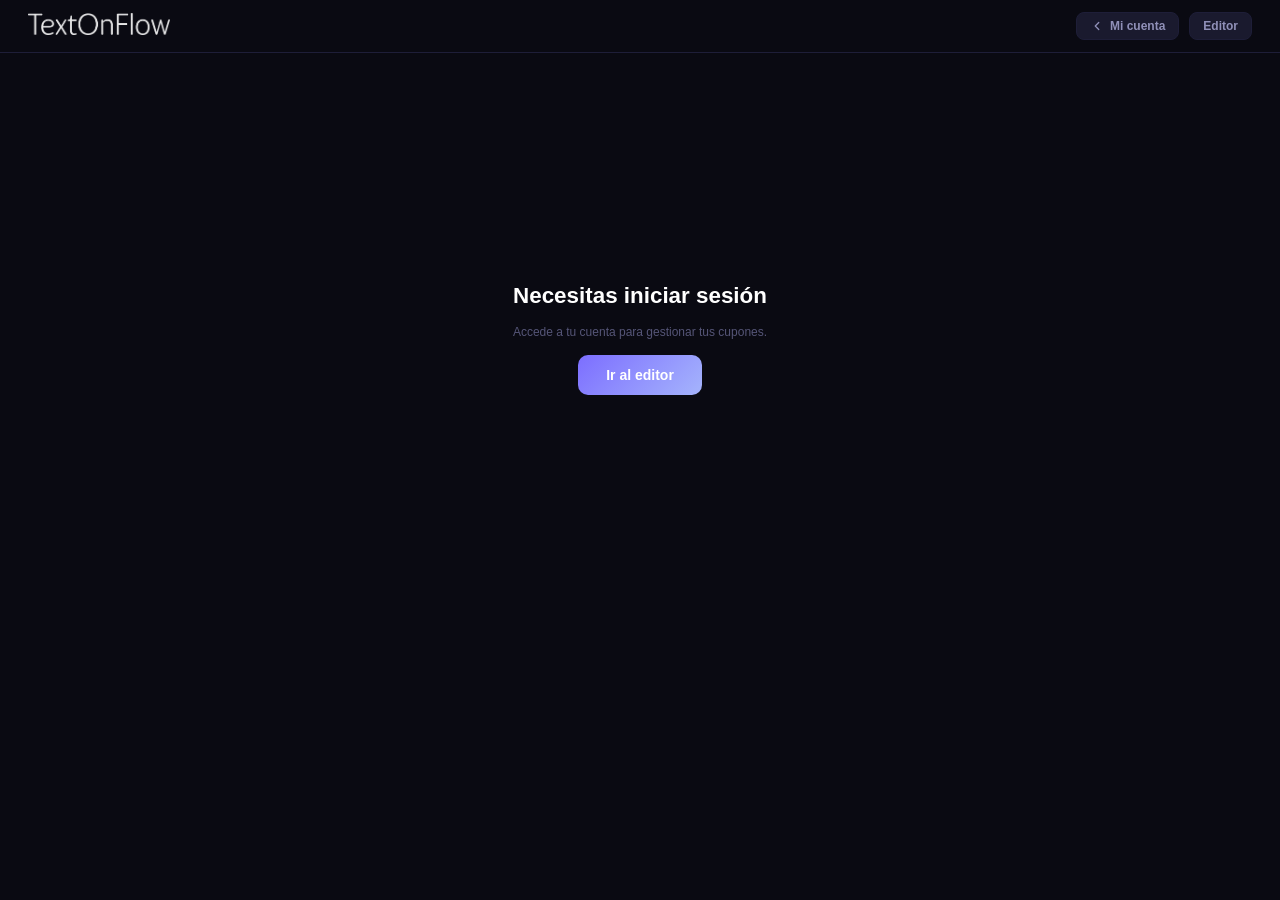
<file: static/cupones.html>
<!DOCTYPE html>
<html lang="es">
<head>
<meta charset="UTF-8">
<meta name="viewport" content="width=device-width, initial-scale=1.0">
<title>Cupones — TextOnFlow</title>
<link rel="icon" type="image/png" href="/static/favicon.png">
<style>
*{box-sizing:border-box;margin:0;padding:0}
:root{
  --bg:#0a0a12;--surface:#13132a;--surface2:#1a1a2e;--border:#1e1e38;
  --accent:#7c6eff;--accent2:#a5b4fc;--green:#22c55e;--orange:#f97316;
  --gold:#f59e0b;--red:#ef4444;--text:#d0d0e8;--text2:#8888aa;--text3:#555577;
}
body{background:var(--bg);color:var(--text);font-family:-apple-system,'Segoe UI',sans-serif;min-height:100vh;display:flex;flex-direction:column}
.top-bar{background:var(--bg);border-bottom:1px solid var(--border);padding:12px 28px;display:flex;align-items:center;justify-content:space-between;position:sticky;top:0;z-index:100;gap:12px}
.top-bar img{height:22px;width:auto;opacity:.9}
.top-bar-right{display:flex;align-items:center;gap:10px}
.back-btn{display:inline-flex;align-items:center;gap:6px;background:var(--surface2);border:1px solid var(--border);border-radius:8px;color:#9090b8;text-decoration:none;padding:6px 13px;font-size:12px;font-weight:600;transition:all .2s;white-space:nowrap}
.back-btn:hover{background:#252545;color:#fff;border-color:var(--accent)}
.main{flex:1;max-width:1000px;margin:0 auto;padding:34px 24px;width:100%}
.dash-header{margin-bottom:24px}
.dash-header h1{font-size:1.6rem;font-weight:900;color:#fff;letter-spacing:-.5px;margin-bottom:6px}
.dash-header p{font-size:14px;color:var(--text2);line-height:1.5}
.card{background:var(--surface);border:1px solid var(--border);border-radius:16px;padding:22px;margin-bottom:20px}
.card-label{font-size:11px;font-weight:700;letter-spacing:1px;text-transform:uppercase;color:var(--text3);margin-bottom:14px}
label.fld{display:block;font-size:12px;color:var(--text2);margin:0 0 5px;font-weight:600}
.row{display:grid;grid-template-columns:1fr 1fr;gap:14px;margin-bottom:14px}
@media(max-width:640px){.row{grid-template-columns:1fr}}
input[type=text],input[type=number],select,textarea{
  width:100%;background:var(--surface2);border:1px solid var(--border);border-radius:8px;
  color:#fff;font-size:13px;padding:10px 12px;outline:none;transition:border .2s;font-family:inherit}
input:focus,select:focus,textarea:focus{border-color:var(--accent)}
textarea{resize:vertical;min-height:90px;line-height:1.5}
.btn{background:linear-gradient(135deg,#7c6eff,#a5b4fc);color:#fff;border:none;border-radius:8px;padding:10px 18px;font-size:13px;font-weight:700;cursor:pointer;transition:all .2s}
.btn:hover{opacity:.92;transform:translateY(-1px)}
.btn:disabled{opacity:.5;cursor:not-allowed;transform:none}
.btn.sm{padding:6px 12px;font-size:12px}
.btn.ghost{background:var(--surface2);border:1px solid var(--border);color:#b0b0d0}
.btn.ghost:hover{border-color:var(--accent);color:#fff;background:#22224a}
.btn.danger{background:rgba(239,68,68,.12);border:1px solid rgba(239,68,68,.35);color:#fca5a5}
.btn.danger:hover{background:rgba(239,68,68,.22)}
.alert{border-radius:10px;padding:13px 16px;font-size:13px;margin-bottom:18px;display:none}
.alert.info{background:rgba(124,110,255,.1);border:1px solid rgba(124,110,255,.2);color:var(--accent2)}
.alert.success{background:rgba(34,197,94,.1);border:1px solid rgba(34,197,94,.2);color:var(--green)}
.alert.error{background:rgba(239,68,68,.1);border:1px solid rgba(239,68,68,.2);color:var(--red)}
/* Batch list */
.batch{background:var(--surface2);border:1px solid var(--border);border-radius:12px;padding:16px 18px;margin-bottom:14px}
.batch-head{display:flex;align-items:center;justify-content:space-between;gap:12px;flex-wrap:wrap}
.batch-name{font-size:15px;font-weight:800;color:#fff}
.tag{display:inline-block;font-size:10px;font-weight:800;letter-spacing:.5px;text-transform:uppercase;border-radius:20px;padding:2px 10px;margin-left:8px}
.tag.single{background:rgba(124,110,255,.15);color:var(--accent2);border:1px solid rgba(124,110,255,.25)}
.tag.multi{background:rgba(245,158,11,.12);color:var(--gold);border:1px solid rgba(245,158,11,.2)}
.counts{display:flex;gap:18px;margin:14px 0 6px;flex-wrap:wrap}
.count{text-align:center}
.count .n{font-size:1.3rem;font-weight:900;color:#fff;line-height:1.1}
.count .l{font-size:10px;color:var(--text3);text-transform:uppercase;letter-spacing:.5px}
.count.green .n{color:var(--green)}
.count.orange .n{color:var(--orange)}
.count.gray .n{color:var(--text2)}
.mc-url{display:flex;gap:8px;align-items:center;margin-top:12px;background:#0c0c1c;border:1px solid var(--border);border-radius:8px;padding:8px 10px}
.mc-url code{flex:1;font-size:11px;color:#7dd3fc;white-space:nowrap;overflow:hidden;text-overflow:ellipsis;font-family:ui-monospace,monospace}
.batch-actions{display:flex;gap:8px;margin-top:12px;flex-wrap:wrap}
/* Codes table */
.codes{margin-top:14px;border-top:1px solid var(--border);padding-top:12px}
.code-row{display:flex;align-items:center;gap:10px;padding:8px 0;border-bottom:1px solid rgba(255,255,255,.04);font-size:13px}
.code-row:last-child{border-bottom:none}
.code-val{font-family:ui-monospace,monospace;color:#fff;font-weight:600;flex:1;white-space:nowrap;overflow:hidden;text-overflow:ellipsis}
.st{font-size:10px;font-weight:800;text-transform:uppercase;border-radius:20px;padding:2px 9px}
.st.available{background:rgba(34,197,94,.12);color:var(--green)}
.st.assigned{background:rgba(249,115,22,.12);color:var(--orange)}
.st.redeemed{background:rgba(136,136,170,.12);color:var(--text2)}
.uses{font-size:11px;color:var(--text2);min-width:54px;text-align:right}
.muted{color:var(--text3);font-size:12px}
.loading{display:flex;align-items:center;justify-content:center;min-height:50vh;flex-direction:column;gap:16px}
.spinner{width:38px;height:38px;border:3px solid var(--border);border-top-color:var(--accent);border-radius:50%;animation:spin .7s linear infinite}
@keyframes spin{to{transform:rotate(360deg)}}
.not-auth{display:flex;flex-direction:column;align-items:center;justify-content:center;min-height:60vh;gap:16px;text-align:center}
.not-auth h2{font-size:1.4rem;font-weight:800;color:#fff}
.cta-btn{background:linear-gradient(135deg,#7c6eff,#a5b4fc);color:#fff;border:none;border-radius:10px;padding:12px 28px;font-size:14px;font-weight:700;cursor:pointer;text-decoration:none;display:inline-block}
.help{font-size:12px;color:var(--text3);line-height:1.6;margin-top:6px}
.empty{text-align:center;color:var(--text3);font-size:14px;padding:30px 0}
</style>
</head>
<body>

<div class="top-bar">
  <a href="/"><img src="/static/logo-blanco-new.png" alt="TextOnFlow" onerror="this.src='/static/logo-blanco.webp'"></a>
  <div class="top-bar-right">
    <a href="/dashboard" class="back-btn">
      <svg width="14" height="14" viewBox="0 0 24 24" fill="none" stroke="currentColor" stroke-width="2.2" stroke-linecap="round" stroke-linejoin="round"><polyline points="15 18 9 12 15 6"/></svg>
      <span>Mi cuenta</span>
    </a>
    <a href="/" class="back-btn">Editor</a>
  </div>
</div>

<div style="max-width:1000px;margin:16px auto 0;padding:0 24px;width:100%">
  <div class="alert" id="alert"></div>
</div>

<!-- Loading -->
<div class="loading" id="loading">
  <div class="spinner"></div>
  <div style="color:var(--text2);font-size:14px">Cargando…</div>
</div>

<!-- Not auth -->
<div class="not-auth" id="not-auth" style="display:none">
  <h2>Necesitas iniciar sesión</h2>
  <p class="muted">Accede a tu cuenta para gestionar tus cupones.</p>
  <a href="/" class="cta-btn">Ir al editor</a>
</div>

<!-- Main -->
<div class="main" id="main" style="display:none">

  <div class="dash-header">
    <h1>🎟️ Cupones con código de barras</h1>
    <p>Sube los códigos que genera Odoo (CSV/Excel o pégalos), y deja que ManyChat reparta el siguiente disponible a cada contacto con su imagen de <strong>código de barras</strong> o QR.</p>
  </div>

  <!-- Crear lote -->
  <div class="card">
    <div class="card-label">Nuevo lote</div>
    <div class="row">
      <div>
        <label class="fld">Nombre del lote</label>
        <input type="text" id="f-name" placeholder="Ej. Promo Verano 2026">
      </div>
      <div>
        <label class="fld">Formato de imagen</label>
        <select id="f-format">
          <option value="code128">Código de barras (Code128)</option>
          <option value="ean13">Código de barras (EAN-13)</option>
          <option value="qr">Código QR</option>
        </select>
      </div>
    </div>
    <div class="row">
      <div>
        <label class="fld">Tipo de cupón</label>
        <select id="f-type" onchange="onTypeChange()">
          <option value="single">Tipo A — Un solo uso (lote único)</option>
          <option value="multi">Tipo B — Multiuso (N canjes por código)</option>
        </select>
      </div>
      <div id="uses-wrap" style="display:none">
        <label class="fld">Usos por código (Tipo B)</label>
        <input type="number" id="f-uses" value="1" min="1">
      </div>
    </div>
    <div>
      <label class="fld">Pegar códigos (uno por línea o separados por coma) — opcional</label>
      <textarea id="f-codes" placeholder="ABC123&#10;DEF456&#10;GHI789"></textarea>
      <div class="help">También puedes subir un CSV/Excel después de crear el lote. Los duplicados se ignoran automáticamente.</div>
    </div>
    <div style="margin-top:14px">
      <button class="btn" id="create-btn" onclick="createBatch()">Crear lote</button>
    </div>
  </div>

  <!-- Lotes -->
  <div class="card">
    <div class="card-label">Mis lotes</div>
    <div id="batches"><div class="empty">Cargando lotes…</div></div>
  </div>

</div>

<script>
const TOKEN_KEY = 'tof_token';
function getToken(){ return localStorage.getItem(TOKEN_KEY) || sessionStorage.getItem(TOKEN_KEY) || ''; }
function authHeaders(extra){ return Object.assign({ Authorization: 'Bearer ' + getToken() }, extra || {}); }

function showAlert(msg, type){
  const el = document.getElementById('alert');
  el.textContent = msg; el.className = 'alert ' + (type || 'info'); el.style.display = 'block';
  setTimeout(() => { el.style.display = 'none'; }, 6000);
}
function esc(s){ return String(s == null ? '' : s).replace(/[&<>"']/g, c => ({'&':'&amp;','<':'&lt;','>':'&gt;','"':'&quot;',"'":'&#39;'}[c])); }
function fmtDate(iso){ if(!iso) return '—'; try{ return new Date(iso).toLocaleDateString('es-MX',{year:'numeric',month:'short',day:'numeric'}); }catch{ return iso; } }

function onTypeChange(){
  document.getElementById('uses-wrap').style.display =
    document.getElementById('f-type').value === 'multi' ? 'block' : 'none';
}

async function apiFetch(url, opts){
  const res = await fetch(url, opts);
  if (res.status === 401 || res.status === 403){
    document.getElementById('main').style.display = 'none';
    document.getElementById('not-auth').style.display = 'flex';
    throw new Error('auth');
  }
  return res;
}

async function createBatch(){
  const btn = document.getElementById('create-btn');
  const name = document.getElementById('f-name').value.trim();
  const coupon_type = document.getElementById('f-type').value;
  const barcode_format = document.getElementById('f-format').value;
  const default_uses = parseInt(document.getElementById('f-uses').value || '1', 10);
  const codes_text = document.getElementById('f-codes').value;
  if (!name){ showAlert('Ponle un nombre al lote.', 'error'); return; }
  btn.disabled = true;
  try{
    const res = await apiFetch('/api/coupons/batches', {
      method: 'POST',
      headers: authHeaders({ 'Content-Type': 'application/json' }),
      body: JSON.stringify({ name, coupon_type, barcode_format, default_uses, codes_text })
    });
    if (!res.ok){ const e = await res.json().catch(()=>({})); throw new Error(e.detail || 'Error'); }
    const b = await res.json();
    showAlert(`Lote "${b.name}" creado · ${b.added || 0} código(s) agregado(s).`, 'success');
    document.getElementById('f-name').value = '';
    document.getElementById('f-codes').value = '';
    await loadBatches();
  }catch(err){ if(err.message!=='auth') showAlert(err.message, 'error'); }
  finally{ btn.disabled = false; }
}

async function loadBatches(){
  const wrap = document.getElementById('batches');
  try{
    const res = await apiFetch('/api/coupons/batches', { headers: authHeaders() });
    const data = await res.json();
    const batches = data.batches || [];
    if (!batches.length){ wrap.innerHTML = '<div class="empty">Aún no tienes lotes. Crea uno arriba.</div>'; return; }
    wrap.innerHTML = batches.map(renderBatch).join('');
  }catch(err){ if(err.message!=='auth') wrap.innerHTML = '<div class="empty">No se pudieron cargar los lotes.</div>'; }
}

function renderBatch(b){
  const typeTag = b.coupon_type === 'multi'
    ? '<span class="tag multi">Multiuso</span>'
    : '<span class="tag single">Un uso</span>';
  const fmtLabel = { code128:'Code128', ean13:'EAN-13', qr:'QR' }[b.barcode_format] || b.barcode_format;
  return `
  <div class="batch" id="batch-${esc(b.id)}">
    <div class="batch-head">
      <div class="batch-name">${esc(b.name)} ${typeTag}</div>
      <div class="muted">${fmtLabel} · ${fmtDate(b.created_at)}</div>
    </div>
    <div class="counts">
      <div class="count"><div class="n">${b.total}</div><div class="l">Total</div></div>
      <div class="count green"><div class="n">${b.available}</div><div class="l">Disponibles</div></div>
      <div class="count orange"><div class="n">${b.assigned}</div><div class="l">Asignados</div></div>
      <div class="count gray"><div class="n">${b.redeemed}</div><div class="l">Canjeados</div></div>
    </div>
    <label class="fld" style="margin-top:8px">URL para ManyChat (External Request · GET)</label>
    <div class="mc-url">
      <code title="${esc(b.dispense_url)}">${esc(b.dispense_url)}</code>
      <button class="btn sm ghost" onclick="copyText('${esc(b.dispense_url)}')">Copiar</button>
    </div>
    <div class="help">En ManyChat mapea <code>code</code> a un User Field y envía la imagen desde <code>image_url</code>. Reemplaza <code>{{contact_id}}</code> por el campo de ID de tu suscriptor si es distinto.</div>
    <div class="batch-actions">
      <button class="btn sm ghost" onclick="toggleCodes('${esc(b.id)}')">Ver / agregar códigos</button>
      <label class="btn sm ghost" style="cursor:pointer;margin:0">
        Subir CSV/Excel
        <input type="file" accept=".csv,.xlsx,.xls" style="display:none" onchange="uploadFile('${esc(b.id)}', this)">
      </label>
      <button class="btn sm danger" onclick="deleteBatch('${esc(b.id)}','${esc(b.name)}')">Eliminar</button>
    </div>
    <div class="codes" id="codes-${esc(b.id)}" style="display:none"></div>
  </div>`;
}

async function toggleCodes(id){
  const el = document.getElementById('codes-' + id);
  if (el.style.display === 'block'){ el.style.display = 'none'; return; }
  el.style.display = 'block';
  el.innerHTML = '<div class="muted" style="padding:8px 0">Cargando códigos…</div>';
  try{
    const res = await apiFetch('/api/coupons/batches/' + id, { headers: authHeaders() });
    const b = await res.json();
    const codes = b.codes || [];
    if (!codes.length){ el.innerHTML = '<div class="muted" style="padding:8px 0">Sin códigos. Sube un CSV/Excel o crea otro lote pegando códigos.</div>'; return; }
    el.innerHTML = codes.map(c => renderCode(b, c)).join('');
  }catch(err){ if(err.message!=='auth') el.innerHTML = '<div class="muted">Error cargando códigos.</div>'; }
}

function renderCode(b, c){
  const usesTxt = b.coupon_type === 'multi' ? `${c.remaining_uses}/${c.total_uses} usos` : '';
  const redeemBtn = (c.status !== 'redeemed')
    ? `<button class="btn sm ghost" onclick="redeemCode('${esc(b.id)}','${esc(c.id)}')">Registrar canje</button>`
    : '';
  return `
  <div class="code-row">
    <span class="code-val">${esc(c.code)}</span>
    <span class="uses">${usesTxt}</span>
    <span class="st ${esc(c.status)}">${esc(c.status)}</span>
    <a class="btn sm ghost" href="${esc(c.image_url)}" target="_blank">Imagen</a>
    ${redeemBtn}
  </div>`;
}

async function uploadFile(id, input){
  const file = input.files[0];
  if (!file) return;
  const fd = new FormData(); fd.append('file', file);
  try{
    const res = await apiFetch('/api/coupons/batches/' + id + '/upload', {
      method: 'POST', headers: authHeaders(), body: fd
    });
    if (!res.ok){ const e = await res.json().catch(()=>({})); throw new Error(e.detail || 'Error'); }
    const b = await res.json();
    showAlert(`${b.added || 0} código(s) agregado(s) de ${b.found || 0} encontrado(s).`, 'success');
    await loadBatches();
  }catch(err){ if(err.message!=='auth') showAlert(err.message, 'error'); }
  finally{ input.value = ''; }
}

async function redeemCode(batchId, codeId){
  try{
    const res = await apiFetch('/api/coupons/codes/' + codeId + '/redeem', {
      method: 'POST', headers: authHeaders({ 'Content-Type':'application/json' }), body: JSON.stringify({ uses: 1 })
    });
    if (!res.ok){ const e = await res.json().catch(()=>({})); throw new Error(e.detail || 'Error'); }
    const r = await res.json();
    showAlert(r.status === 'redeemed' ? 'Cupón canjeado por completo.' : `Canje registrado · quedan ${r.remaining_uses} uso(s).`, 'success');
    // refrescar lista y códigos abiertos
    await loadBatches();
    const el = document.getElementById('codes-' + batchId);
    if (el) { el.style.display = 'none'; await toggleCodes(batchId); }
  }catch(err){ if(err.message!=='auth') showAlert(err.message, 'error'); }
}

async function deleteBatch(id, name){
  if (!confirm(`¿Eliminar el lote "${name}" y todos sus códigos? Esta acción no se puede deshacer.`)) return;
  try{
    const res = await apiFetch('/api/coupons/batches/' + id, { method: 'DELETE', headers: authHeaders() });
    if (!res.ok){ const e = await res.json().catch(()=>({})); throw new Error(e.detail || 'Error'); }
    showAlert('Lote eliminado.', 'success');
    await loadBatches();
  }catch(err){ if(err.message!=='auth') showAlert(err.message, 'error'); }
}

function copyText(t){
  navigator.clipboard.writeText(t).then(
    () => showAlert('URL copiada al portapapeles.', 'success'),
    () => showAlert('No se pudo copiar.', 'error')
  );
}

async function init(){
  const token = getToken();
  if (!token){
    document.getElementById('loading').style.display = 'none';
    document.getElementById('not-auth').style.display = 'flex';
    return;
  }
  try{
    // valida sesión con un endpoint protegido
    await apiFetch('/api/coupons/batches', { headers: authHeaders() });
    document.getElementById('loading').style.display = 'none';
    document.getElementById('main').style.display = 'block';
    await loadBatches();
  }catch(err){
    document.getElementById('loading').style.display = 'none';
    if (err.message !== 'auth'){
      document.getElementById('main').style.display = 'block';
      await loadBatches();
    }
  }
}
init();
</script>
</body>
</html>
</file>
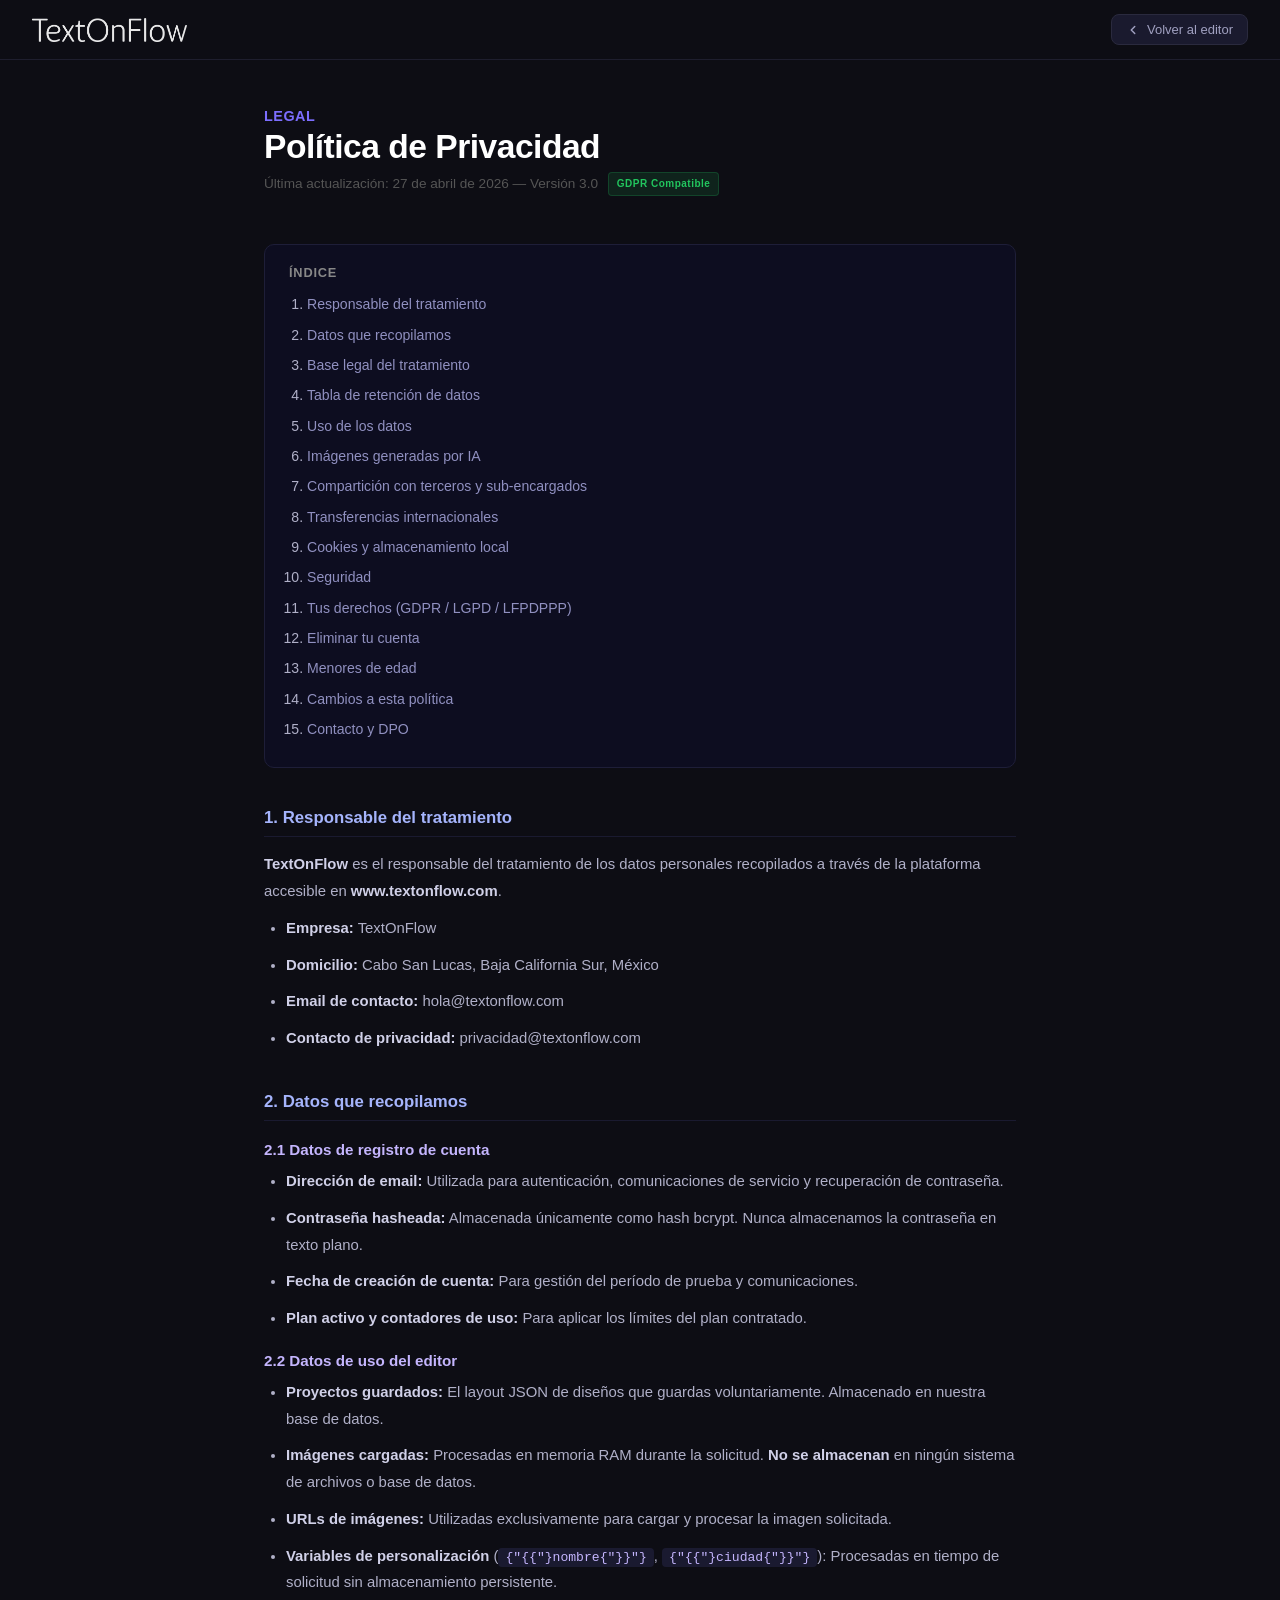
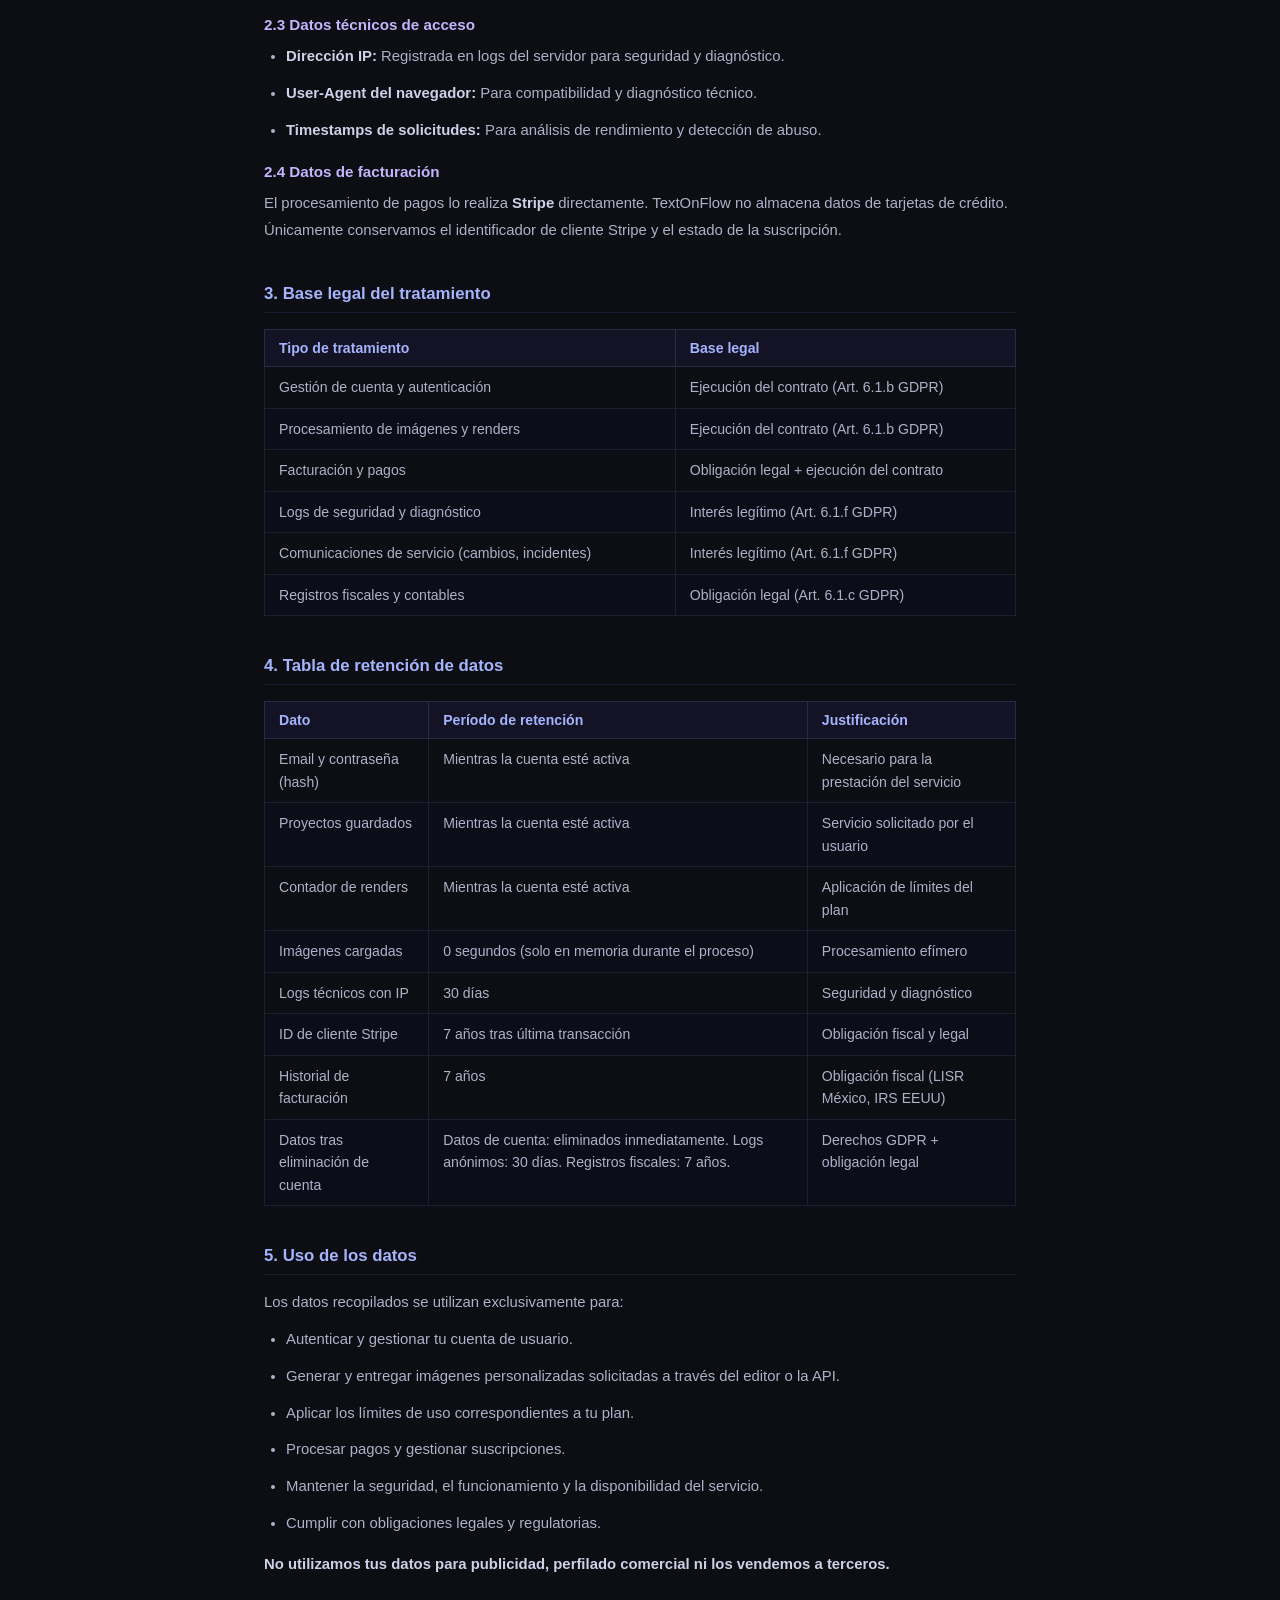
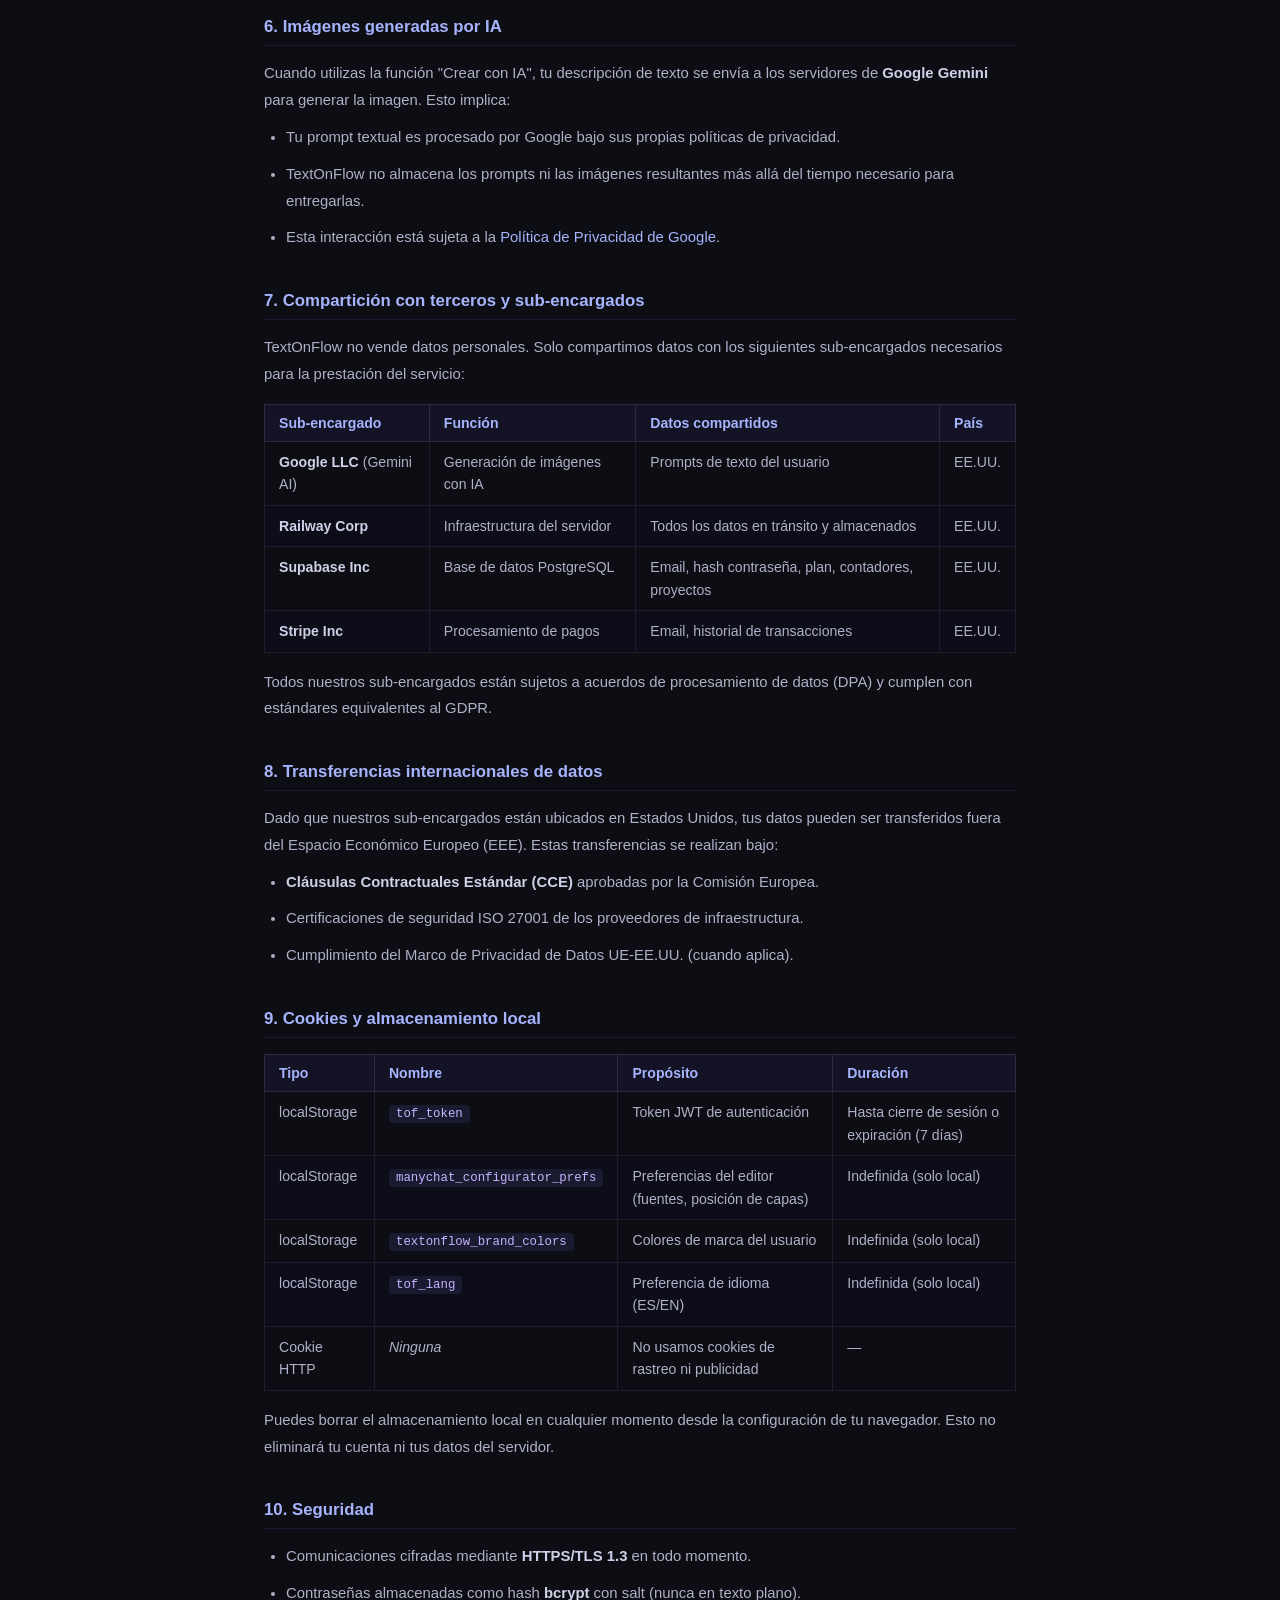
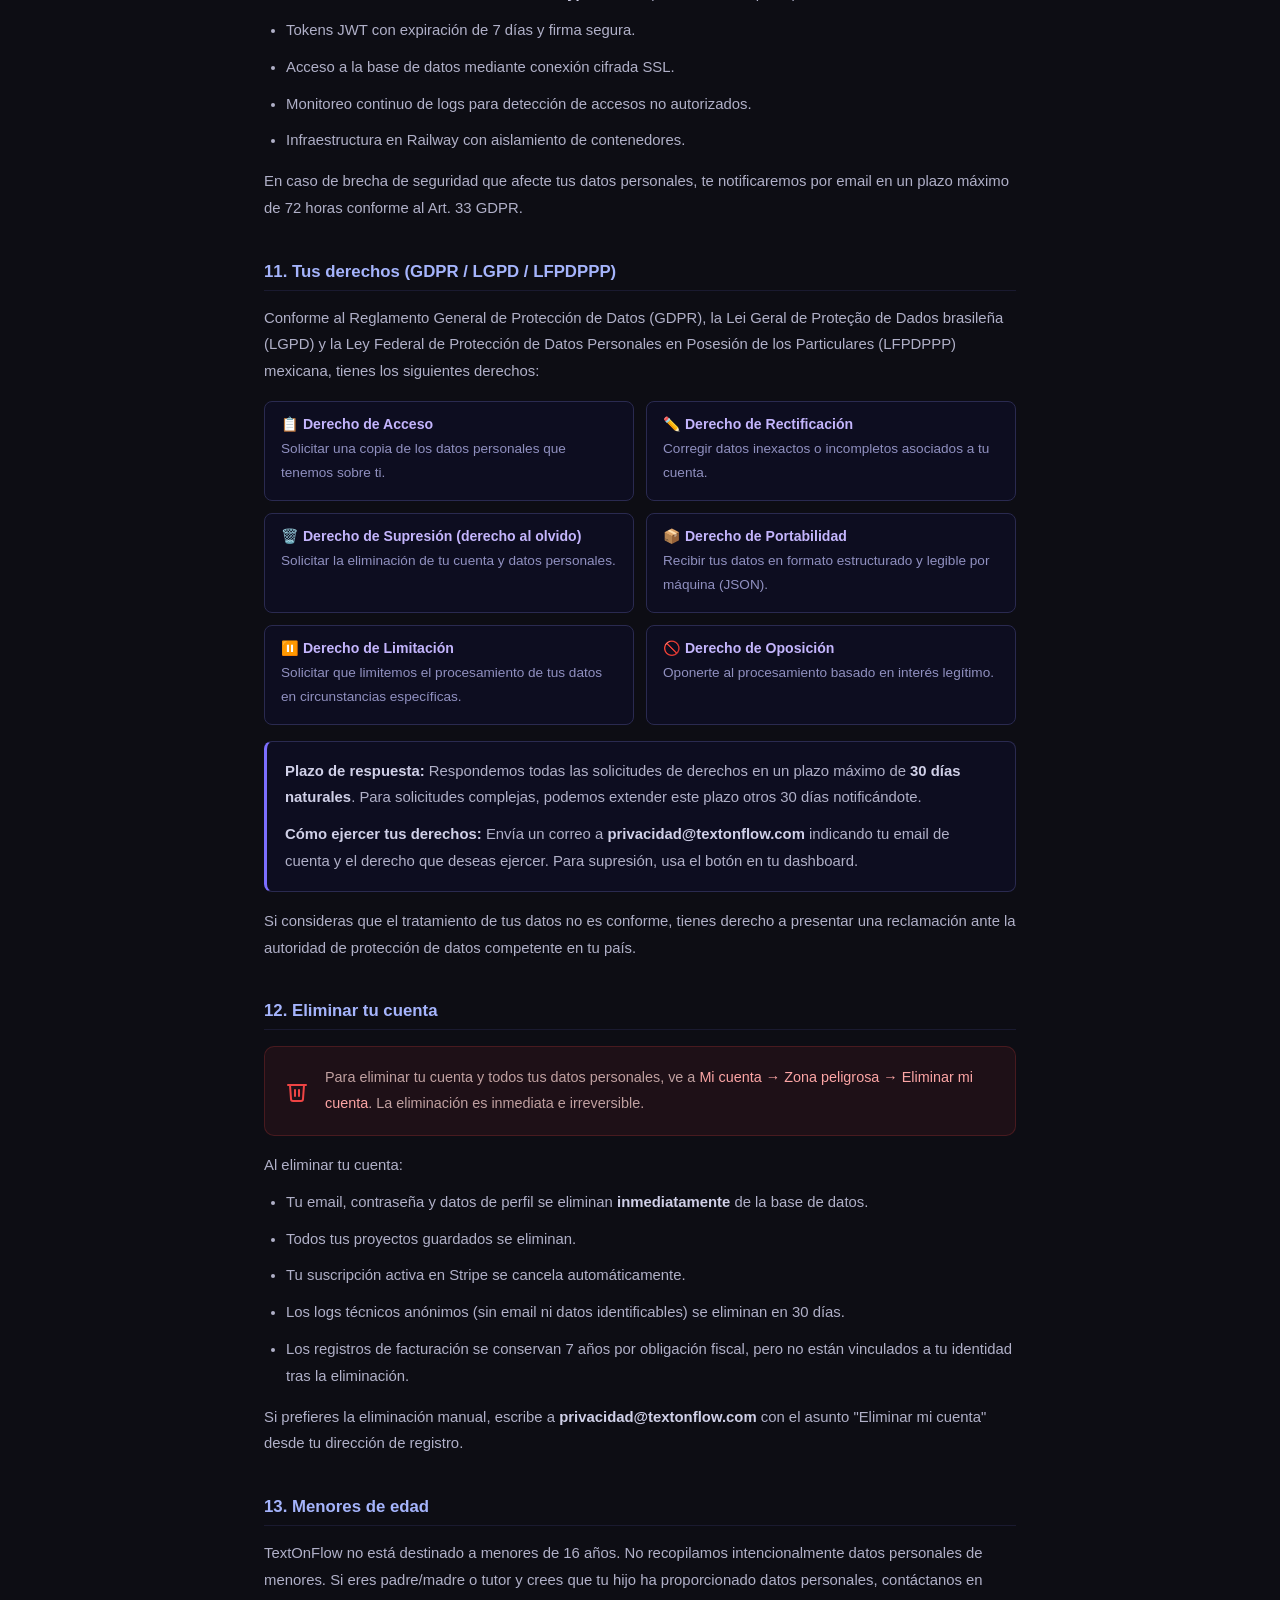
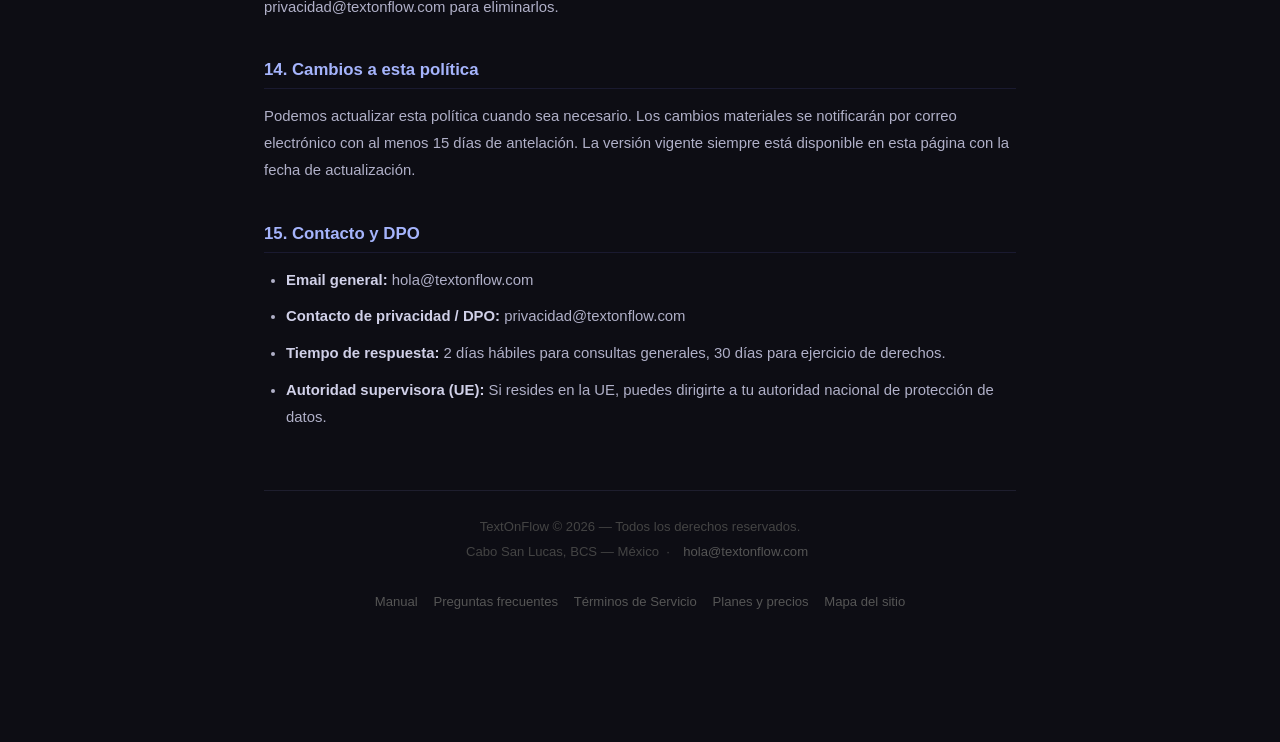
<file: static/privacidad.html>
<!DOCTYPE html>
<html lang="es">
<head>
<meta charset="UTF-8">
<meta name="viewport" content="width=device-width, initial-scale=1.0">
<title>Política de Privacidad — TextOnFlow</title>
<link rel="icon" type="image/png" href="/static/favicon.png">
<style>
  *{box-sizing:border-box;margin:0;padding:0}
  body{background:#0d0d14;color:#d0d0e8;font-family:-apple-system,'Segoe UI',sans-serif;min-height:100vh;padding:0 0 80px}
  .top-bar{background:#0d0d14;border-bottom:1px solid #1e1e2e;padding:14px 32px;display:flex;align-items:center;justify-content:space-between;position:sticky;top:0;z-index:10;}
  .top-bar img{height:24px;width:auto;opacity:.9;}
  .back-btn{display:inline-flex;align-items:center;gap:7px;background:#1a1a2e;border:1px solid #2a2a3e;border-radius:8px;color:#a0a0c0;text-decoration:none;padding:7px 14px;font-size:13px;transition:all .2s;}
  .back-btn:hover{background:#252540;color:#fff;border-color:#4446a0;}
  .content{max-width:800px;margin:0 auto;padding:48px 24px;}
  h1{font-size:2.1rem;font-weight:900;color:#fff;margin-bottom:6px;letter-spacing:-.5px;}
  .subtitle{color:#7c6eff;font-size:.9rem;font-weight:700;margin-bottom:4px;text-transform:uppercase;letter-spacing:.5px;}
  .date{color:#555;font-size:.85rem;margin-bottom:48px;}
  h2{font-size:1.05rem;font-weight:800;color:#a5b4fc;margin:40px 0 14px;padding-bottom:8px;border-bottom:1px solid #1a1a30;}
  h3{font-size:.95rem;font-weight:700;color:#c4b5fd;margin:20px 0 10px;}
  p,li{font-size:.93rem;line-height:1.8;color:#b0b0c8;margin-bottom:10px;}
  ul,ol{padding-left:22px;margin-bottom:14px;}
  strong{color:#d0d0e8;}
  a{color:#a5b4fc;text-decoration:none;}
  a:hover{text-decoration:underline;}
  code{background:#1a1a30;padding:2px 7px;border-radius:4px;font-family:monospace;font-size:.88em;color:#c4b5fd;}
  .data-table{width:100%;border-collapse:collapse;margin:16px 0;font-size:.88rem;}
  .data-table th{background:#131325;color:#a5b4fc;font-weight:700;text-align:left;padding:10px 14px;border:1px solid #2a2a40;}
  .data-table td{padding:9px 14px;border:1px solid #1e1e30;color:#b0b0c8;vertical-align:top;line-height:1.6;}
  .data-table tr:nth-child(even) td{background:#0d0d1a;}
  .rights-grid{display:grid;grid-template-columns:1fr 1fr;gap:12px;margin:16px 0;}
  .right-card{background:#0d0d20;border:1px solid #2a2a50;border-radius:8px;padding:14px 16px;}
  .right-card .right-name{font-size:.88rem;font-weight:800;color:#c4b5fd;margin-bottom:5px;}
  .right-card p{font-size:.85rem;margin:0;color:#9090c0;}
  .highlight-box{background:#0d0d20;border:1px solid #2a2a50;border-left:3px solid #7c6eff;border-radius:8px;padding:16px 18px;margin:16px 0;}
  .gdpr-badge{display:inline-block;font-size:10px;font-weight:800;letter-spacing:.5px;padding:2px 8px;border-radius:4px;background:rgba(34,197,94,.12);color:#22c55e;border:1px solid rgba(34,197,94,.2);margin-left:6px;vertical-align:middle;}
  .toc{background:#0d0d20;border:1px solid #1e1e38;border-radius:10px;padding:20px 24px;margin-bottom:40px;}
  .toc h3{color:#888;font-size:.8rem;font-weight:700;text-transform:uppercase;letter-spacing:.8px;margin-bottom:12px;margin-top:0;}
  .toc ol{margin:0;padding-left:18px;}
  .toc li{font-size:.88rem;margin-bottom:5px;}
  .toc a{color:#9090c0;}
  .delete-cta{background:rgba(239,68,68,.08);border:1px solid rgba(239,68,68,.2);border-radius:10px;padding:18px 20px;margin:16px 0;display:flex;align-items:center;gap:16px;}
  .delete-cta svg{flex-shrink:0;color:#ef4444;}
  .delete-cta p{margin:0;font-size:.9rem;color:#c0a0a0;}
  .delete-cta a{color:#fca5a5;}
  .footer-note{margin-top:60px;padding-top:24px;border-top:1px solid #1e1e2e;font-size:.82rem;color:#444;text-align:center;line-height:1.9;}
  .footer-note a{color:#555;text-decoration:none;margin:0 6px;}
  .footer-note a:hover{color:#888;}
  @media(max-width:640px){.content{padding:32px 16px;}.top-bar{padding:12px 16px;}.rights-grid{grid-template-columns:1fr;}.data-table{font-size:.8rem;}}
</style>
</head>
<body>

<div class="top-bar">
  <img src="/static/logo-blanco-new.png" alt="TextOnFlow" onerror="this.src='/static/logo-blanco.webp'">
  <a class="back-btn" href="/">
    <svg width="14" height="14" viewBox="0 0 24 24" fill="none" stroke="currentColor" stroke-width="2.5" stroke-linecap="round" stroke-linejoin="round"><polyline points="15 18 9 12 15 6"/></svg>
    Volver al editor
  </a>
</div>

<div class="content">
  <div class="subtitle">Legal</div>
  <h1>Política de Privacidad</h1>
  <p class="date">Última actualización: 27 de abril de 2026 — Versión 3.0 <span class="gdpr-badge">GDPR Compatible</span></p>

  <div class="toc">
    <h3>Índice</h3>
    <ol>
      <li><a href="#s1">Responsable del tratamiento</a></li>
      <li><a href="#s2">Datos que recopilamos</a></li>
      <li><a href="#s3">Base legal del tratamiento</a></li>
      <li><a href="#s4">Tabla de retención de datos</a></li>
      <li><a href="#s5">Uso de los datos</a></li>
      <li><a href="#s6">Imágenes generadas por IA</a></li>
      <li><a href="#s7">Compartición con terceros y sub-encargados</a></li>
      <li><a href="#s8">Transferencias internacionales</a></li>
      <li><a href="#s9">Cookies y almacenamiento local</a></li>
      <li><a href="#s10">Seguridad</a></li>
      <li><a href="#s11">Tus derechos (GDPR / LGPD / LFPDPPP)</a></li>
      <li><a href="#s12">Eliminar tu cuenta</a></li>
      <li><a href="#s13">Menores de edad</a></li>
      <li><a href="#s14">Cambios a esta política</a></li>
      <li><a href="#s15">Contacto y DPO</a></li>
    </ol>
  </div>

  <h2 id="s1">1. Responsable del tratamiento</h2>
  <p><strong>TextOnFlow</strong> es el responsable del tratamiento de los datos personales recopilados a través de la plataforma accesible en <strong>www.textonflow.com</strong>.</p>
  <ul>
    <li><strong>Empresa:</strong> TextOnFlow</li>
    <li><strong>Domicilio:</strong> Cabo San Lucas, Baja California Sur, México</li>
    <li><strong>Email de contacto:</strong> hola@textonflow.com</li>
    <li><strong>Contacto de privacidad:</strong> privacidad@textonflow.com</li>
  </ul>

  <h2 id="s2">2. Datos que recopilamos</h2>

  <h3>2.1 Datos de registro de cuenta</h3>
  <ul>
    <li><strong>Dirección de email:</strong> Utilizada para autenticación, comunicaciones de servicio y recuperación de contraseña.</li>
    <li><strong>Contraseña hasheada:</strong> Almacenada únicamente como hash bcrypt. Nunca almacenamos la contraseña en texto plano.</li>
    <li><strong>Fecha de creación de cuenta:</strong> Para gestión del período de prueba y comunicaciones.</li>
    <li><strong>Plan activo y contadores de uso:</strong> Para aplicar los límites del plan contratado.</li>
  </ul>

  <h3>2.2 Datos de uso del editor</h3>
  <ul>
    <li><strong>Proyectos guardados:</strong> El layout JSON de diseños que guardas voluntariamente. Almacenado en nuestra base de datos.</li>
    <li><strong>Imágenes cargadas:</strong> Procesadas en memoria RAM durante la solicitud. <strong>No se almacenan</strong> en ningún sistema de archivos o base de datos.</li>
    <li><strong>URLs de imágenes:</strong> Utilizadas exclusivamente para cargar y procesar la imagen solicitada.</li>
    <li><strong>Variables de personalización</strong> (<code>{"{{"}nombre{"}}"}</code>, <code>{"{{"}ciudad{"}}"}</code>): Procesadas en tiempo de solicitud sin almacenamiento persistente.</li>
  </ul>

  <h3>2.3 Datos técnicos de acceso</h3>
  <ul>
    <li><strong>Dirección IP:</strong> Registrada en logs del servidor para seguridad y diagnóstico.</li>
    <li><strong>User-Agent del navegador:</strong> Para compatibilidad y diagnóstico técnico.</li>
    <li><strong>Timestamps de solicitudes:</strong> Para análisis de rendimiento y detección de abuso.</li>
  </ul>

  <h3>2.4 Datos de facturación</h3>
  <p>El procesamiento de pagos lo realiza <strong>Stripe</strong> directamente. TextOnFlow no almacena datos de tarjetas de crédito. Únicamente conservamos el identificador de cliente Stripe y el estado de la suscripción.</p>

  <h2 id="s3">3. Base legal del tratamiento</h2>
  <table class="data-table">
    <thead>
      <tr><th>Tipo de tratamiento</th><th>Base legal</th></tr>
    </thead>
    <tbody>
      <tr><td>Gestión de cuenta y autenticación</td><td>Ejecución del contrato (Art. 6.1.b GDPR)</td></tr>
      <tr><td>Procesamiento de imágenes y renders</td><td>Ejecución del contrato (Art. 6.1.b GDPR)</td></tr>
      <tr><td>Facturación y pagos</td><td>Obligación legal + ejecución del contrato</td></tr>
      <tr><td>Logs de seguridad y diagnóstico</td><td>Interés legítimo (Art. 6.1.f GDPR)</td></tr>
      <tr><td>Comunicaciones de servicio (cambios, incidentes)</td><td>Interés legítimo (Art. 6.1.f GDPR)</td></tr>
      <tr><td>Registros fiscales y contables</td><td>Obligación legal (Art. 6.1.c GDPR)</td></tr>
    </tbody>
  </table>

  <h2 id="s4">4. Tabla de retención de datos</h2>
  <table class="data-table">
    <thead>
      <tr><th>Dato</th><th>Período de retención</th><th>Justificación</th></tr>
    </thead>
    <tbody>
      <tr><td>Email y contraseña (hash)</td><td>Mientras la cuenta esté activa</td><td>Necesario para la prestación del servicio</td></tr>
      <tr><td>Proyectos guardados</td><td>Mientras la cuenta esté activa</td><td>Servicio solicitado por el usuario</td></tr>
      <tr><td>Contador de renders</td><td>Mientras la cuenta esté activa</td><td>Aplicación de límites del plan</td></tr>
      <tr><td>Imágenes cargadas</td><td>0 segundos (solo en memoria durante el proceso)</td><td>Procesamiento efímero</td></tr>
      <tr><td>Logs técnicos con IP</td><td>30 días</td><td>Seguridad y diagnóstico</td></tr>
      <tr><td>ID de cliente Stripe</td><td>7 años tras última transacción</td><td>Obligación fiscal y legal</td></tr>
      <tr><td>Historial de facturación</td><td>7 años</td><td>Obligación fiscal (LISR México, IRS EEUU)</td></tr>
      <tr><td>Datos tras eliminación de cuenta</td><td>Datos de cuenta: eliminados inmediatamente. Logs anónimos: 30 días. Registros fiscales: 7 años.</td><td>Derechos GDPR + obligación legal</td></tr>
    </tbody>
  </table>

  <h2 id="s5">5. Uso de los datos</h2>
  <p>Los datos recopilados se utilizan exclusivamente para:</p>
  <ul>
    <li>Autenticar y gestionar tu cuenta de usuario.</li>
    <li>Generar y entregar imágenes personalizadas solicitadas a través del editor o la API.</li>
    <li>Aplicar los límites de uso correspondientes a tu plan.</li>
    <li>Procesar pagos y gestionar suscripciones.</li>
    <li>Mantener la seguridad, el funcionamiento y la disponibilidad del servicio.</li>
    <li>Cumplir con obligaciones legales y regulatorias.</li>
  </ul>
  <p><strong>No utilizamos tus datos para publicidad, perfilado comercial ni los vendemos a terceros.</strong></p>

  <h2 id="s6">6. Imágenes generadas por IA</h2>
  <p>Cuando utilizas la función "Crear con IA", tu descripción de texto se envía a los servidores de <strong>Google Gemini</strong> para generar la imagen. Esto implica:</p>
  <ul>
    <li>Tu prompt textual es procesado por Google bajo sus propias políticas de privacidad.</li>
    <li>TextOnFlow no almacena los prompts ni las imágenes resultantes más allá del tiempo necesario para entregarlas.</li>
    <li>Esta interacción está sujeta a la <a href="https://policies.google.com/privacy" target="_blank">Política de Privacidad de Google</a>.</li>
  </ul>

  <h2 id="s7">7. Compartición con terceros y sub-encargados</h2>
  <p>TextOnFlow no vende datos personales. Solo compartimos datos con los siguientes sub-encargados necesarios para la prestación del servicio:</p>
  <table class="data-table">
    <thead>
      <tr><th>Sub-encargado</th><th>Función</th><th>Datos compartidos</th><th>País</th></tr>
    </thead>
    <tbody>
      <tr><td><strong>Google LLC</strong> (Gemini AI)</td><td>Generación de imágenes con IA</td><td>Prompts de texto del usuario</td><td>EE.UU.</td></tr>
      <tr><td><strong>Railway Corp</strong></td><td>Infraestructura del servidor</td><td>Todos los datos en tránsito y almacenados</td><td>EE.UU.</td></tr>
      <tr><td><strong>Supabase Inc</strong></td><td>Base de datos PostgreSQL</td><td>Email, hash contraseña, plan, contadores, proyectos</td><td>EE.UU.</td></tr>
      <tr><td><strong>Stripe Inc</strong></td><td>Procesamiento de pagos</td><td>Email, historial de transacciones</td><td>EE.UU.</td></tr>
    </tbody>
  </table>
  <p>Todos nuestros sub-encargados están sujetos a acuerdos de procesamiento de datos (DPA) y cumplen con estándares equivalentes al GDPR.</p>

  <h2 id="s8">8. Transferencias internacionales de datos</h2>
  <p>Dado que nuestros sub-encargados están ubicados en Estados Unidos, tus datos pueden ser transferidos fuera del Espacio Económico Europeo (EEE). Estas transferencias se realizan bajo:</p>
  <ul>
    <li><strong>Cláusulas Contractuales Estándar (CCE)</strong> aprobadas por la Comisión Europea.</li>
    <li>Certificaciones de seguridad ISO 27001 de los proveedores de infraestructura.</li>
    <li>Cumplimiento del Marco de Privacidad de Datos UE-EE.UU. (cuando aplica).</li>
  </ul>

  <h2 id="s9">9. Cookies y almacenamiento local</h2>
  <table class="data-table">
    <thead>
      <tr><th>Tipo</th><th>Nombre</th><th>Propósito</th><th>Duración</th></tr>
    </thead>
    <tbody>
      <tr><td>localStorage</td><td><code>tof_token</code></td><td>Token JWT de autenticación</td><td>Hasta cierre de sesión o expiración (7 días)</td></tr>
      <tr><td>localStorage</td><td><code>manychat_configurator_prefs</code></td><td>Preferencias del editor (fuentes, posición de capas)</td><td>Indefinida (solo local)</td></tr>
      <tr><td>localStorage</td><td><code>textonflow_brand_colors</code></td><td>Colores de marca del usuario</td><td>Indefinida (solo local)</td></tr>
      <tr><td>localStorage</td><td><code>tof_lang</code></td><td>Preferencia de idioma (ES/EN)</td><td>Indefinida (solo local)</td></tr>
      <tr><td>Cookie HTTP</td><td><em>Ninguna</em></td><td>No usamos cookies de rastreo ni publicidad</td><td>—</td></tr>
    </tbody>
  </table>
  <p>Puedes borrar el almacenamiento local en cualquier momento desde la configuración de tu navegador. Esto no eliminará tu cuenta ni tus datos del servidor.</p>

  <h2 id="s10">10. Seguridad</h2>
  <ul>
    <li>Comunicaciones cifradas mediante <strong>HTTPS/TLS 1.3</strong> en todo momento.</li>
    <li>Contraseñas almacenadas como hash <strong>bcrypt</strong> con salt (nunca en texto plano).</li>
    <li>Tokens JWT con expiración de 7 días y firma segura.</li>
    <li>Acceso a la base de datos mediante conexión cifrada SSL.</li>
    <li>Monitoreo continuo de logs para detección de accesos no autorizados.</li>
    <li>Infraestructura en Railway con aislamiento de contenedores.</li>
  </ul>
  <p>En caso de brecha de seguridad que afecte tus datos personales, te notificaremos por email en un plazo máximo de 72 horas conforme al Art. 33 GDPR.</p>

  <h2 id="s11">11. Tus derechos (GDPR / LGPD / LFPDPPP)</h2>
  <p>Conforme al Reglamento General de Protección de Datos (GDPR), la Lei Geral de Proteção de Dados brasileña (LGPD) y la Ley Federal de Protección de Datos Personales en Posesión de los Particulares (LFPDPPP) mexicana, tienes los siguientes derechos:</p>

  <div class="rights-grid">
    <div class="right-card">
      <div class="right-name">📋 Derecho de Acceso</div>
      <p>Solicitar una copia de los datos personales que tenemos sobre ti.</p>
    </div>
    <div class="right-card">
      <div class="right-name">✏️ Derecho de Rectificación</div>
      <p>Corregir datos inexactos o incompletos asociados a tu cuenta.</p>
    </div>
    <div class="right-card">
      <div class="right-name">🗑️ Derecho de Supresión (derecho al olvido)</div>
      <p>Solicitar la eliminación de tu cuenta y datos personales.</p>
    </div>
    <div class="right-card">
      <div class="right-name">📦 Derecho de Portabilidad</div>
      <p>Recibir tus datos en formato estructurado y legible por máquina (JSON).</p>
    </div>
    <div class="right-card">
      <div class="right-name">⏸️ Derecho de Limitación</div>
      <p>Solicitar que limitemos el procesamiento de tus datos en circunstancias específicas.</p>
    </div>
    <div class="right-card">
      <div class="right-name">🚫 Derecho de Oposición</div>
      <p>Oponerte al procesamiento basado en interés legítimo.</p>
    </div>
  </div>

  <div class="highlight-box">
    <p><strong>Plazo de respuesta:</strong> Respondemos todas las solicitudes de derechos en un plazo máximo de <strong>30 días naturales</strong>. Para solicitudes complejas, podemos extender este plazo otros 30 días notificándote.</p>
    <p style="margin-bottom:0;margin-top:8px;"><strong>Cómo ejercer tus derechos:</strong> Envía un correo a <strong>privacidad@textonflow.com</strong> indicando tu email de cuenta y el derecho que deseas ejercer. Para supresión, usa el botón en tu dashboard.</p>
  </div>

  <p>Si consideras que el tratamiento de tus datos no es conforme, tienes derecho a presentar una reclamación ante la autoridad de protección de datos competente en tu país.</p>

  <h2 id="s12">12. Eliminar tu cuenta</h2>

  <div class="delete-cta">
    <svg width="24" height="24" viewBox="0 0 24 24" fill="none" stroke="currentColor" stroke-width="2" stroke-linecap="round" stroke-linejoin="round"><polyline points="3 6 5 6 21 6"/><path d="M19 6l-1 14a2 2 0 0 1-2 2H8a2 2 0 0 1-2-2L5 6"/><path d="M10 11v6"/><path d="M14 11v6"/></svg>
    <p>Para eliminar tu cuenta y todos tus datos personales, ve a <a href="/static/dashboard.html">Mi cuenta → Zona peligrosa → Eliminar mi cuenta</a>. La eliminación es inmediata e irreversible.</p>
  </div>

  <p>Al eliminar tu cuenta:</p>
  <ul>
    <li>Tu email, contraseña y datos de perfil se eliminan <strong>inmediatamente</strong> de la base de datos.</li>
    <li>Todos tus proyectos guardados se eliminan.</li>
    <li>Tu suscripción activa en Stripe se cancela automáticamente.</li>
    <li>Los logs técnicos anónimos (sin email ni datos identificables) se eliminan en 30 días.</li>
    <li>Los registros de facturación se conservan 7 años por obligación fiscal, pero no están vinculados a tu identidad tras la eliminación.</li>
  </ul>
  <p>Si prefieres la eliminación manual, escribe a <strong>privacidad@textonflow.com</strong> con el asunto "Eliminar mi cuenta" desde tu dirección de registro.</p>

  <h2 id="s13">13. Menores de edad</h2>
  <p>TextOnFlow no está destinado a menores de 16 años. No recopilamos intencionalmente datos personales de menores. Si eres padre/madre o tutor y crees que tu hijo ha proporcionado datos personales, contáctanos en privacidad@textonflow.com para eliminarlos.</p>

  <h2 id="s14">14. Cambios a esta política</h2>
  <p>Podemos actualizar esta política cuando sea necesario. Los cambios materiales se notificarán por correo electrónico con al menos 15 días de antelación. La versión vigente siempre está disponible en esta página con la fecha de actualización.</p>

  <h2 id="s15">15. Contacto y DPO</h2>
  <ul>
    <li><strong>Email general:</strong> hola@textonflow.com</li>
    <li><strong>Contacto de privacidad / DPO:</strong> privacidad@textonflow.com</li>
    <li><strong>Tiempo de respuesta:</strong> 2 días hábiles para consultas generales, 30 días para ejercicio de derechos.</li>
    <li><strong>Autoridad supervisora (UE):</strong> Si resides en la UE, puedes dirigirte a tu autoridad nacional de protección de datos.</li>
  </ul>

  <div class="footer-note">
    TextOnFlow © 2026 — Todos los derechos reservados.<br>
    Cabo San Lucas, BCS — México &nbsp;·&nbsp; <a href="mailto:hola@textonflow.com">hola@textonflow.com</a><br><br>
    <a href="/manual">Manual</a>
    <a href="/faq">Preguntas frecuentes</a>
    <a href="/terminos">Términos de Servicio</a>
    <a href="/precios">Planes y precios</a>
    <a href="/sitemap.xml">Mapa del sitio</a>
  </div>
</div>
</body>
</html>
</file>
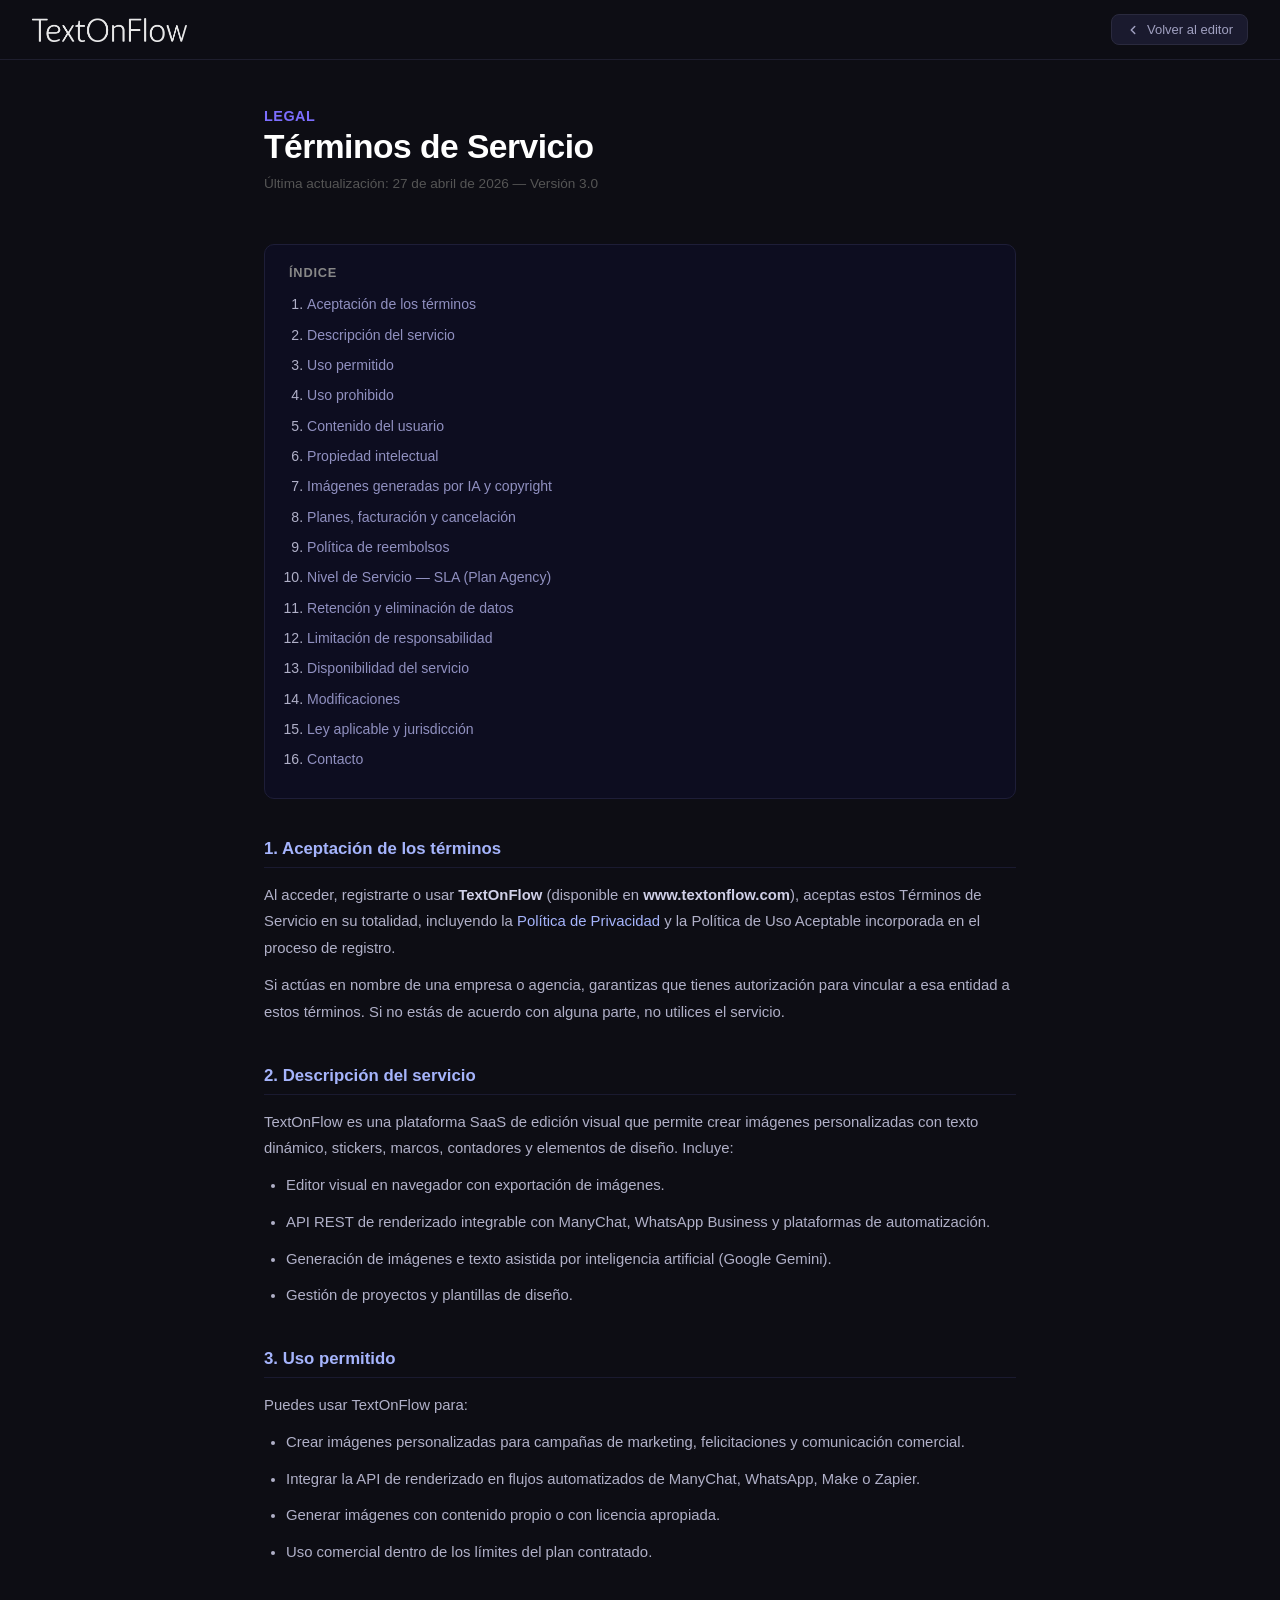
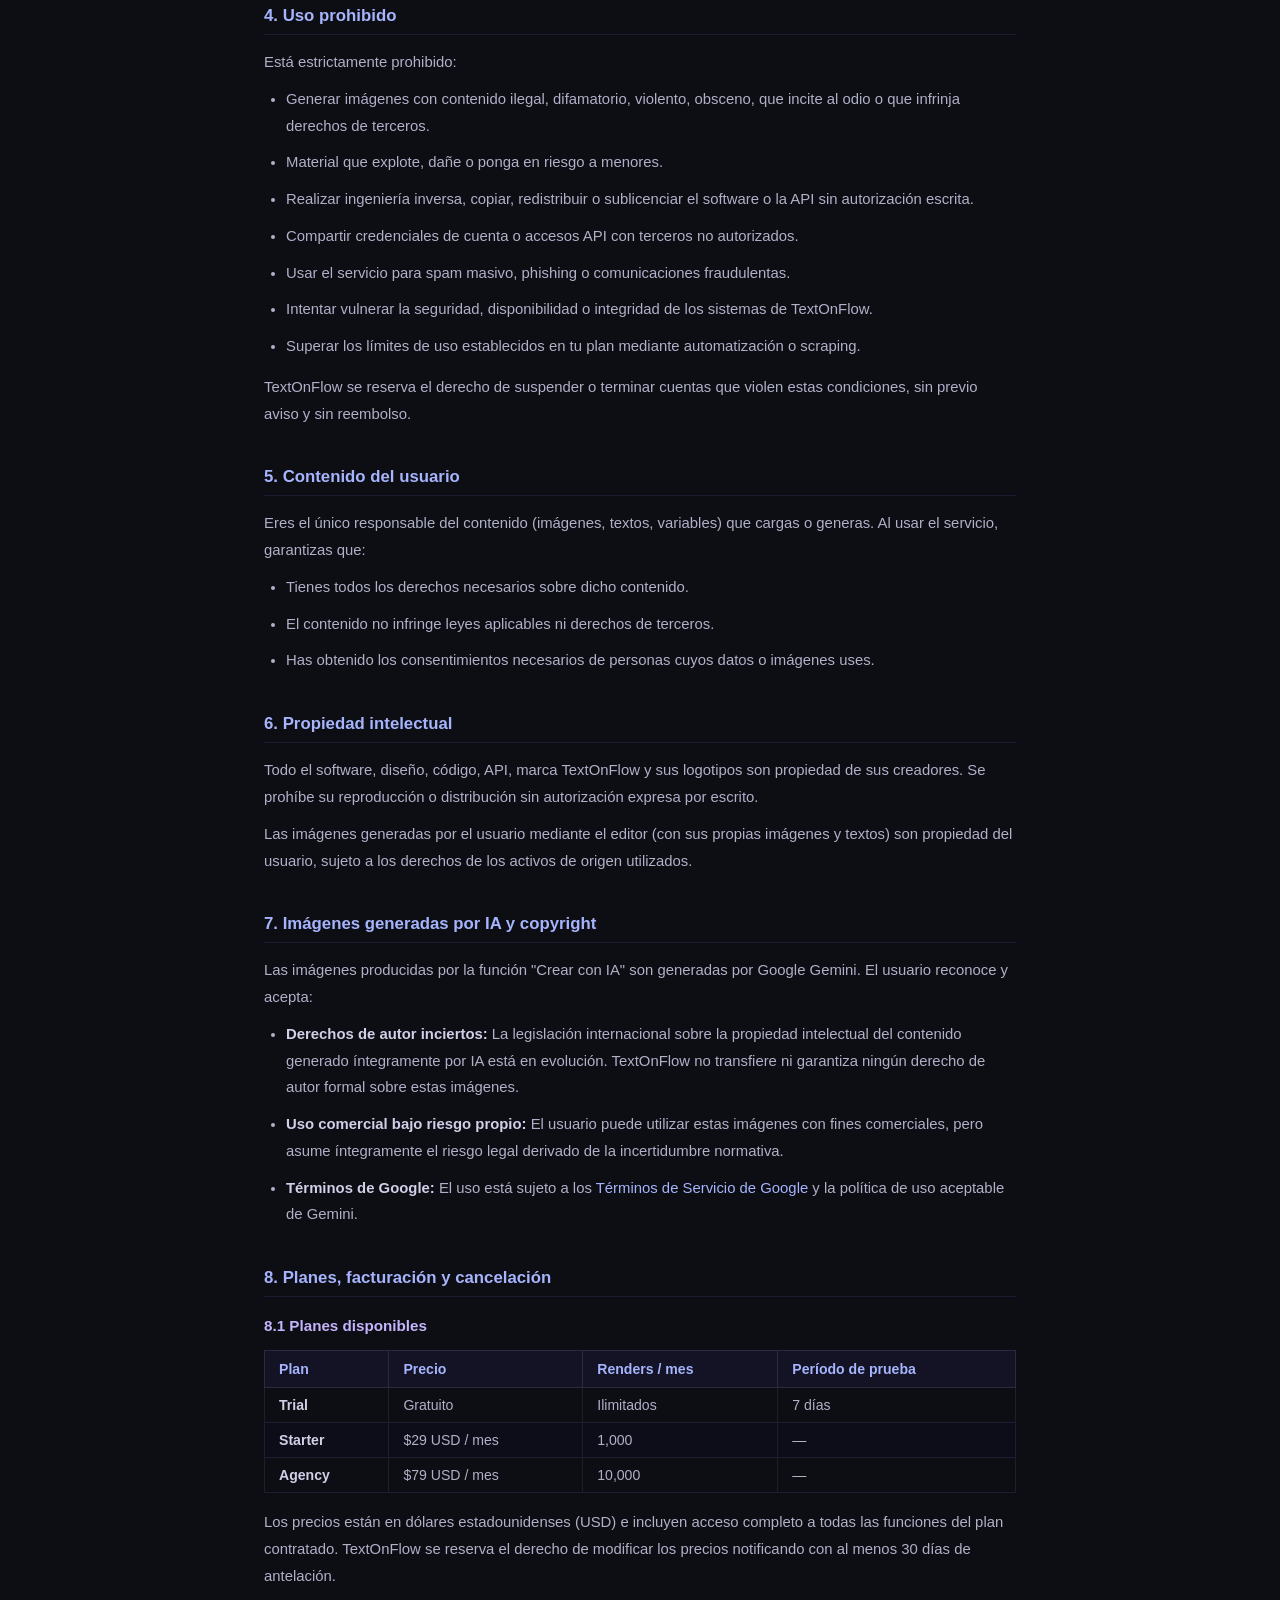
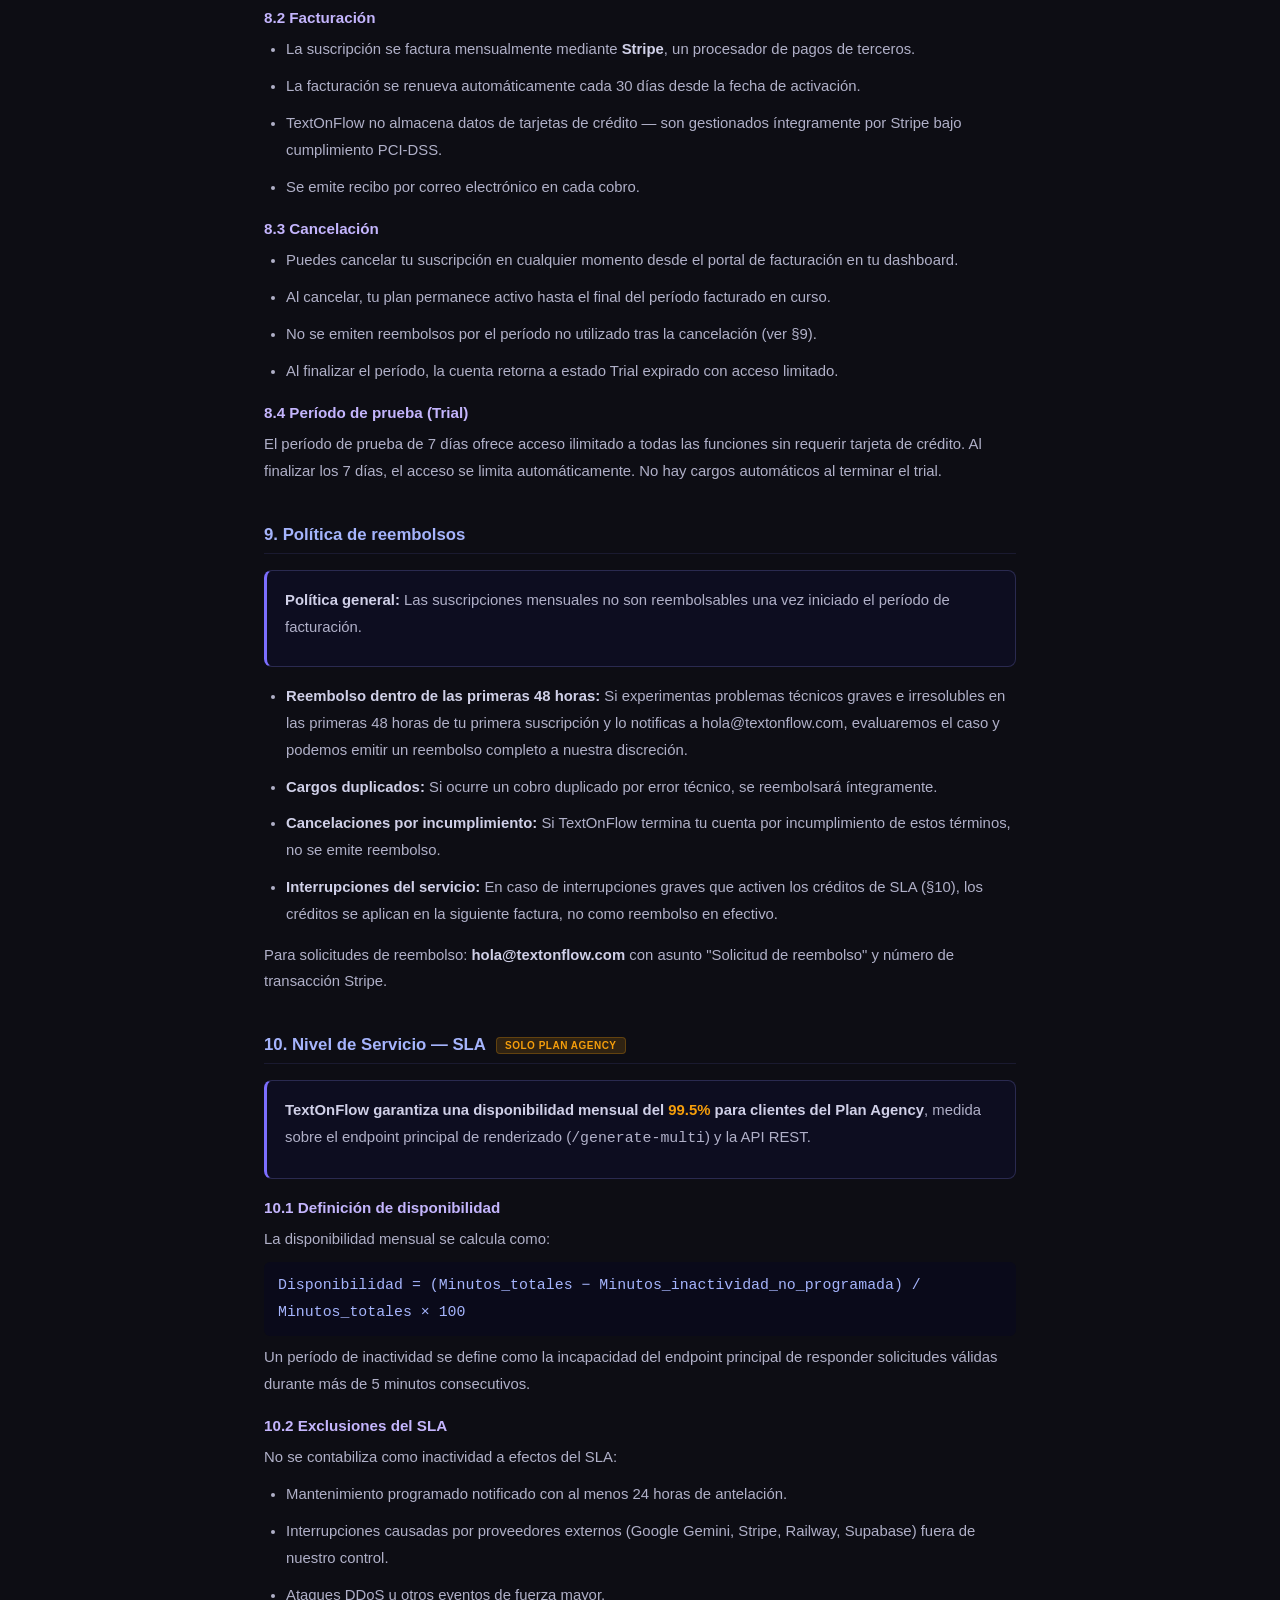
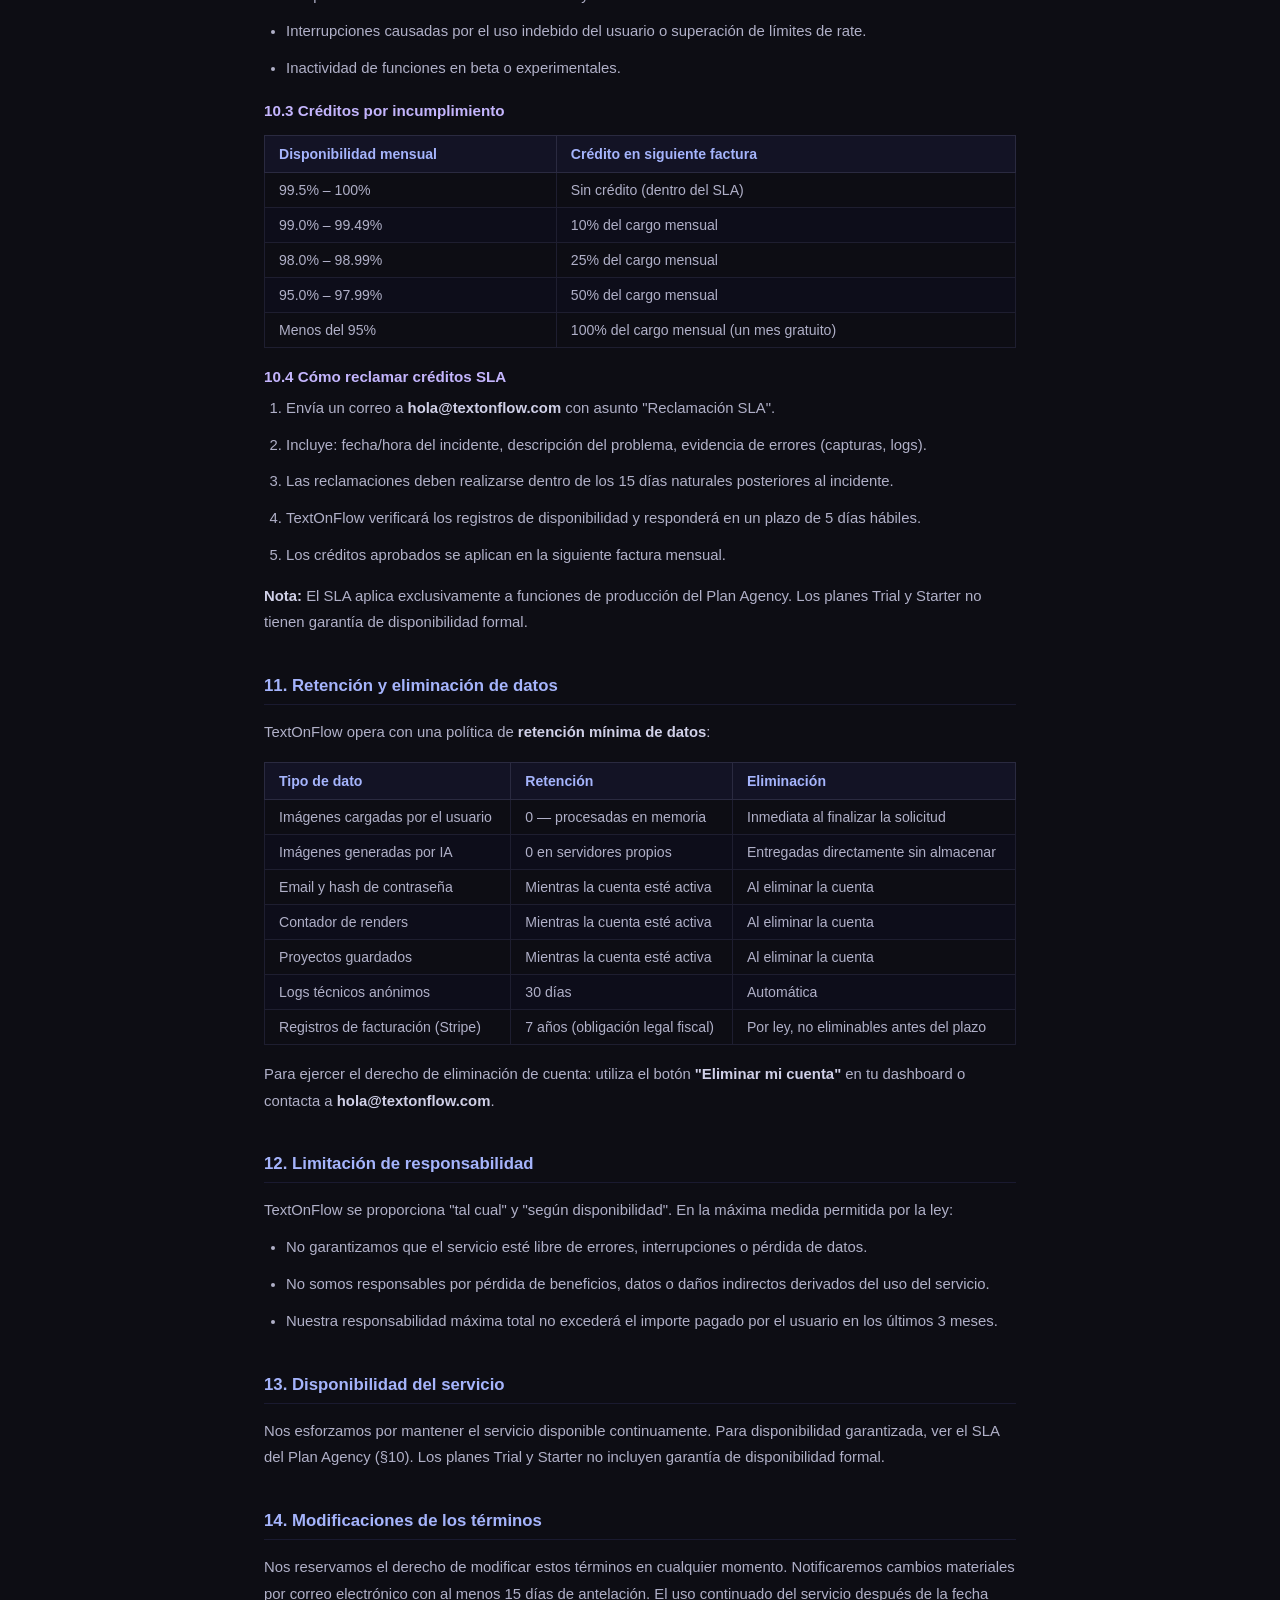
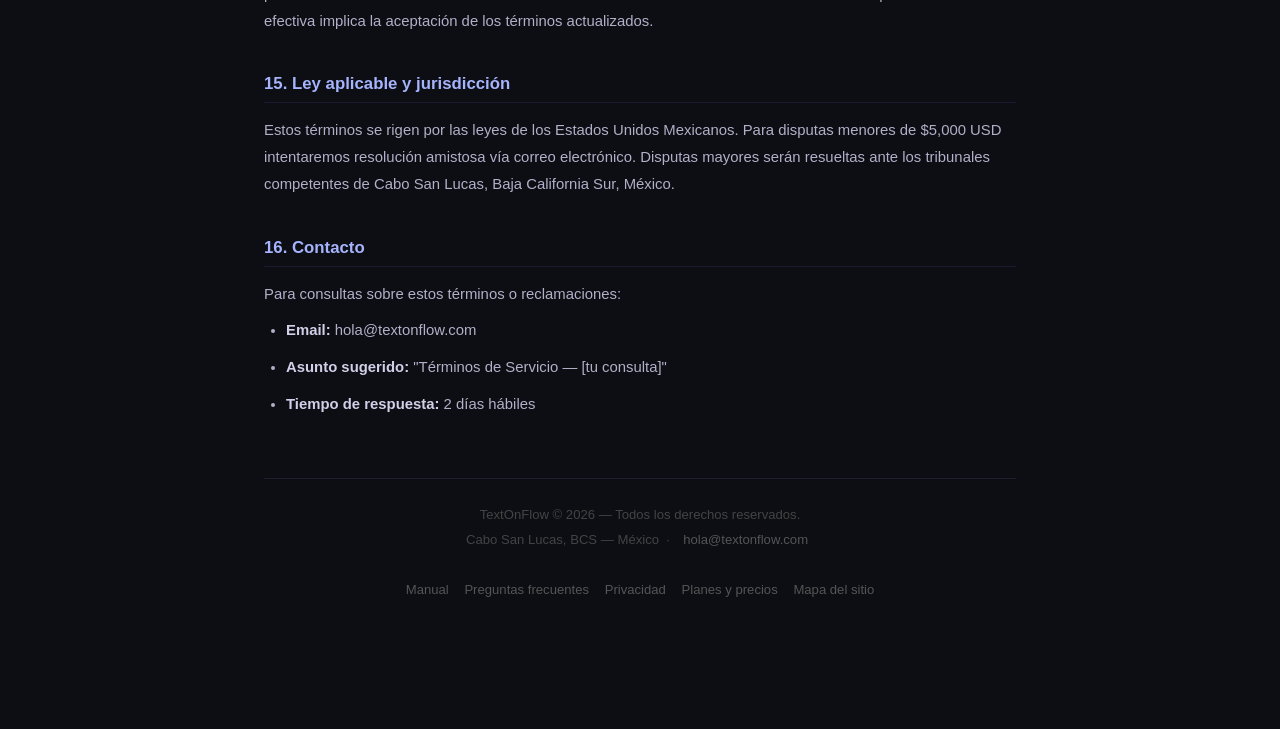
<file: static/terminos.html>
<!DOCTYPE html>
<html lang="es">
<head>
<meta charset="UTF-8">
<meta name="viewport" content="width=device-width, initial-scale=1.0">
<title>Términos de Servicio — TextOnFlow</title>
<link rel="icon" type="image/png" href="/static/favicon.png">
<style>
  *{box-sizing:border-box;margin:0;padding:0}
  body{background:#0d0d14;color:#d0d0e8;font-family:-apple-system,'Segoe UI',sans-serif;min-height:100vh;padding:0 0 80px}
  .top-bar{background:#0d0d14;border-bottom:1px solid #1e1e2e;padding:14px 32px;display:flex;align-items:center;justify-content:space-between;position:sticky;top:0;z-index:10;}
  .top-bar img{height:24px;width:auto;opacity:.9;}
  .back-btn{display:inline-flex;align-items:center;gap:7px;background:#1a1a2e;border:1px solid #2a2a3e;border-radius:8px;color:#a0a0c0;text-decoration:none;padding:7px 14px;font-size:13px;transition:all .2s;}
  .back-btn:hover{background:#252540;color:#fff;border-color:#4446a0;}
  .content{max-width:800px;margin:0 auto;padding:48px 24px;}
  h1{font-size:2.1rem;font-weight:900;color:#fff;margin-bottom:6px;letter-spacing:-.5px;}
  .subtitle{color:#7c6eff;font-size:.9rem;font-weight:700;margin-bottom:4px;text-transform:uppercase;letter-spacing:.5px;}
  .date{color:#555;font-size:.85rem;margin-bottom:48px;}
  h2{font-size:1.05rem;font-weight:800;color:#a5b4fc;margin:40px 0 14px;padding-bottom:8px;border-bottom:1px solid #1a1a30;}
  h3{font-size:.95rem;font-weight:700;color:#c4b5fd;margin:20px 0 10px;}
  p,li{font-size:.93rem;line-height:1.8;color:#b0b0c8;margin-bottom:10px;}
  ul,ol{padding-left:22px;margin-bottom:14px;}
  strong{color:#d0d0e8;}
  a{color:#a5b4fc;text-decoration:none;}
  a:hover{text-decoration:underline;}
  .highlight-box{background:#0d0d20;border:1px solid #2a2a50;border-left:3px solid #7c6eff;border-radius:8px;padding:16px 18px;margin:16px 0;}
  .sla-table{width:100%;border-collapse:collapse;margin:16px 0;font-size:.88rem;}
  .sla-table th{background:#131325;color:#a5b4fc;font-weight:700;text-align:left;padding:10px 14px;border:1px solid #2a2a40;}
  .sla-table td{padding:9px 14px;border:1px solid #1e1e30;color:#b0b0c8;vertical-align:top;}
  .sla-table tr:nth-child(even) td{background:#0d0d1a;}
  .badge{display:inline-block;font-size:10px;font-weight:800;letter-spacing:.5px;padding:2px 8px;border-radius:4px;text-transform:uppercase;margin-left:6px;vertical-align:middle;}
  .badge-agency{background:rgba(245,158,11,.15);color:#f59e0b;border:1px solid rgba(245,158,11,.25);}
  .badge-all{background:rgba(124,110,255,.15);color:#a5b4fc;border:1px solid rgba(124,110,255,.25);}
  .toc{background:#0d0d20;border:1px solid #1e1e38;border-radius:10px;padding:20px 24px;margin-bottom:40px;}
  .toc h3{color:#888;font-size:.8rem;font-weight:700;text-transform:uppercase;letter-spacing:.8px;margin-bottom:12px;margin-top:0;}
  .toc ol{margin:0;padding-left:18px;}
  .toc li{font-size:.88rem;margin-bottom:5px;}
  .toc a{color:#9090c0;}
  .footer-note{margin-top:60px;padding-top:24px;border-top:1px solid #1e1e2e;font-size:.82rem;color:#444;text-align:center;line-height:1.9;}
  .footer-note a{color:#555;text-decoration:none;margin:0 6px;}
  .footer-note a:hover{color:#888;}
  @media(max-width:640px){.content{padding:32px 16px;}.top-bar{padding:12px 16px;}.sla-table{font-size:.8rem;}}
</style>
</head>
<body>

<div class="top-bar">
  <img src="/static/logo-blanco-new.png" alt="TextOnFlow" onerror="this.src='/static/logo-blanco.webp'">
  <a class="back-btn" href="/">
    <svg width="14" height="14" viewBox="0 0 24 24" fill="none" stroke="currentColor" stroke-width="2.5" stroke-linecap="round" stroke-linejoin="round"><polyline points="15 18 9 12 15 6"/></svg>
    Volver al editor
  </a>
</div>

<div class="content">
  <div class="subtitle">Legal</div>
  <h1>Términos de Servicio</h1>
  <p class="date">Última actualización: 27 de abril de 2026 — Versión 3.0</p>

  <div class="toc">
    <h3>Índice</h3>
    <ol>
      <li><a href="#s1">Aceptación de los términos</a></li>
      <li><a href="#s2">Descripción del servicio</a></li>
      <li><a href="#s3">Uso permitido</a></li>
      <li><a href="#s4">Uso prohibido</a></li>
      <li><a href="#s5">Contenido del usuario</a></li>
      <li><a href="#s6">Propiedad intelectual</a></li>
      <li><a href="#s7">Imágenes generadas por IA y copyright</a></li>
      <li><a href="#s8">Planes, facturación y cancelación</a></li>
      <li><a href="#s9">Política de reembolsos</a></li>
      <li><a href="#s10">Nivel de Servicio — SLA (Plan Agency)</a></li>
      <li><a href="#s11">Retención y eliminación de datos</a></li>
      <li><a href="#s12">Limitación de responsabilidad</a></li>
      <li><a href="#s13">Disponibilidad del servicio</a></li>
      <li><a href="#s14">Modificaciones</a></li>
      <li><a href="#s15">Ley aplicable y jurisdicción</a></li>
      <li><a href="#s16">Contacto</a></li>
    </ol>
  </div>

  <h2 id="s1">1. Aceptación de los términos</h2>
  <p>Al acceder, registrarte o usar <strong>TextOnFlow</strong> (disponible en <strong>www.textonflow.com</strong>), aceptas estos Términos de Servicio en su totalidad, incluyendo la <a href="/privacidad">Política de Privacidad</a> y la Política de Uso Aceptable incorporada en el proceso de registro.</p>
  <p>Si actúas en nombre de una empresa o agencia, garantizas que tienes autorización para vincular a esa entidad a estos términos. Si no estás de acuerdo con alguna parte, no utilices el servicio.</p>

  <h2 id="s2">2. Descripción del servicio</h2>
  <p>TextOnFlow es una plataforma SaaS de edición visual que permite crear imágenes personalizadas con texto dinámico, stickers, marcos, contadores y elementos de diseño. Incluye:</p>
  <ul>
    <li>Editor visual en navegador con exportación de imágenes.</li>
    <li>API REST de renderizado integrable con ManyChat, WhatsApp Business y plataformas de automatización.</li>
    <li>Generación de imágenes e texto asistida por inteligencia artificial (Google Gemini).</li>
    <li>Gestión de proyectos y plantillas de diseño.</li>
  </ul>

  <h2 id="s3">3. Uso permitido</h2>
  <p>Puedes usar TextOnFlow para:</p>
  <ul>
    <li>Crear imágenes personalizadas para campañas de marketing, felicitaciones y comunicación comercial.</li>
    <li>Integrar la API de renderizado en flujos automatizados de ManyChat, WhatsApp, Make o Zapier.</li>
    <li>Generar imágenes con contenido propio o con licencia apropiada.</li>
    <li>Uso comercial dentro de los límites del plan contratado.</li>
  </ul>

  <h2 id="s4">4. Uso prohibido</h2>
  <p>Está estrictamente prohibido:</p>
  <ul>
    <li>Generar imágenes con contenido ilegal, difamatorio, violento, obsceno, que incite al odio o que infrinja derechos de terceros.</li>
    <li>Material que explote, dañe o ponga en riesgo a menores.</li>
    <li>Realizar ingeniería inversa, copiar, redistribuir o sublicenciar el software o la API sin autorización escrita.</li>
    <li>Compartir credenciales de cuenta o accesos API con terceros no autorizados.</li>
    <li>Usar el servicio para spam masivo, phishing o comunicaciones fraudulentas.</li>
    <li>Intentar vulnerar la seguridad, disponibilidad o integridad de los sistemas de TextOnFlow.</li>
    <li>Superar los límites de uso establecidos en tu plan mediante automatización o scraping.</li>
  </ul>
  <p>TextOnFlow se reserva el derecho de suspender o terminar cuentas que violen estas condiciones, sin previo aviso y sin reembolso.</p>

  <h2 id="s5">5. Contenido del usuario</h2>
  <p>Eres el único responsable del contenido (imágenes, textos, variables) que cargas o generas. Al usar el servicio, garantizas que:</p>
  <ul>
    <li>Tienes todos los derechos necesarios sobre dicho contenido.</li>
    <li>El contenido no infringe leyes aplicables ni derechos de terceros.</li>
    <li>Has obtenido los consentimientos necesarios de personas cuyos datos o imágenes uses.</li>
  </ul>

  <h2 id="s6">6. Propiedad intelectual</h2>
  <p>Todo el software, diseño, código, API, marca TextOnFlow y sus logotipos son propiedad de sus creadores. Se prohíbe su reproducción o distribución sin autorización expresa por escrito.</p>
  <p>Las imágenes generadas por el usuario mediante el editor (con sus propias imágenes y textos) son propiedad del usuario, sujeto a los derechos de los activos de origen utilizados.</p>

  <h2 id="s7">7. Imágenes generadas por IA y copyright</h2>
  <p>Las imágenes producidas por la función "Crear con IA" son generadas por Google Gemini. El usuario reconoce y acepta:</p>
  <ul>
    <li><strong>Derechos de autor inciertos:</strong> La legislación internacional sobre la propiedad intelectual del contenido generado íntegramente por IA está en evolución. TextOnFlow no transfiere ni garantiza ningún derecho de autor formal sobre estas imágenes.</li>
    <li><strong>Uso comercial bajo riesgo propio:</strong> El usuario puede utilizar estas imágenes con fines comerciales, pero asume íntegramente el riesgo legal derivado de la incertidumbre normativa.</li>
    <li><strong>Términos de Google:</strong> El uso está sujeto a los <a href="https://policies.google.com/terms" target="_blank">Términos de Servicio de Google</a> y la política de uso aceptable de Gemini.</li>
  </ul>

  <h2 id="s8">8. Planes, facturación y cancelación</h2>

  <h3>8.1 Planes disponibles</h3>
  <table class="sla-table">
    <thead>
      <tr><th>Plan</th><th>Precio</th><th>Renders / mes</th><th>Período de prueba</th></tr>
    </thead>
    <tbody>
      <tr><td><strong>Trial</strong></td><td>Gratuito</td><td>Ilimitados</td><td>7 días</td></tr>
      <tr><td><strong>Starter</strong></td><td>$29 USD / mes</td><td>1,000</td><td>—</td></tr>
      <tr><td><strong>Agency</strong></td><td>$79 USD / mes</td><td>10,000</td><td>—</td></tr>
    </tbody>
  </table>
  <p>Los precios están en dólares estadounidenses (USD) e incluyen acceso completo a todas las funciones del plan contratado. TextOnFlow se reserva el derecho de modificar los precios notificando con al menos 30 días de antelación.</p>

  <h3>8.2 Facturación</h3>
  <ul>
    <li>La suscripción se factura mensualmente mediante <strong>Stripe</strong>, un procesador de pagos de terceros.</li>
    <li>La facturación se renueva automáticamente cada 30 días desde la fecha de activación.</li>
    <li>TextOnFlow no almacena datos de tarjetas de crédito — son gestionados íntegramente por Stripe bajo cumplimiento PCI-DSS.</li>
    <li>Se emite recibo por correo electrónico en cada cobro.</li>
  </ul>

  <h3>8.3 Cancelación</h3>
  <ul>
    <li>Puedes cancelar tu suscripción en cualquier momento desde el portal de facturación en tu dashboard.</li>
    <li>Al cancelar, tu plan permanece activo hasta el final del período facturado en curso.</li>
    <li>No se emiten reembolsos por el período no utilizado tras la cancelación (ver §9).</li>
    <li>Al finalizar el período, la cuenta retorna a estado Trial expirado con acceso limitado.</li>
  </ul>

  <h3>8.4 Período de prueba (Trial)</h3>
  <p>El período de prueba de 7 días ofrece acceso ilimitado a todas las funciones sin requerir tarjeta de crédito. Al finalizar los 7 días, el acceso se limita automáticamente. No hay cargos automáticos al terminar el trial.</p>

  <h2 id="s9">9. Política de reembolsos</h2>
  <div class="highlight-box">
    <p><strong>Política general:</strong> Las suscripciones mensuales no son reembolsables una vez iniciado el período de facturación.</p>
  </div>
  <ul>
    <li><strong>Reembolso dentro de las primeras 48 horas:</strong> Si experimentas problemas técnicos graves e irresolubles en las primeras 48 horas de tu primera suscripción y lo notificas a hola@textonflow.com, evaluaremos el caso y podemos emitir un reembolso completo a nuestra discreción.</li>
    <li><strong>Cargos duplicados:</strong> Si ocurre un cobro duplicado por error técnico, se reembolsará íntegramente.</li>
    <li><strong>Cancelaciones por incumplimiento:</strong> Si TextOnFlow termina tu cuenta por incumplimiento de estos términos, no se emite reembolso.</li>
    <li><strong>Interrupciones del servicio:</strong> En caso de interrupciones graves que activen los créditos de SLA (§10), los créditos se aplican en la siguiente factura, no como reembolso en efectivo.</li>
  </ul>
  <p>Para solicitudes de reembolso: <strong>hola@textonflow.com</strong> con asunto "Solicitud de reembolso" y número de transacción Stripe.</p>

  <h2 id="s10">10. Nivel de Servicio — SLA <span class="badge badge-agency">Solo Plan Agency</span></h2>

  <div class="highlight-box">
    <p><strong>TextOnFlow garantiza una disponibilidad mensual del <span style="color:#f59e0b;">99.5%</span> para clientes del Plan Agency</strong>, medida sobre el endpoint principal de renderizado (<code>/generate-multi</code>) y la API REST.</p>
  </div>

  <h3>10.1 Definición de disponibilidad</h3>
  <p>La disponibilidad mensual se calcula como:</p>
  <p style="font-family:monospace;background:#0a0a1a;padding:10px 14px;border-radius:6px;color:#a5b4fc;margin:8px 0;">Disponibilidad = (Minutos_totales − Minutos_inactividad_no_programada) / Minutos_totales × 100</p>
  <p>Un período de inactividad se define como la incapacidad del endpoint principal de responder solicitudes válidas durante más de 5 minutos consecutivos.</p>

  <h3>10.2 Exclusiones del SLA</h3>
  <p>No se contabiliza como inactividad a efectos del SLA:</p>
  <ul>
    <li>Mantenimiento programado notificado con al menos 24 horas de antelación.</li>
    <li>Interrupciones causadas por proveedores externos (Google Gemini, Stripe, Railway, Supabase) fuera de nuestro control.</li>
    <li>Ataques DDoS u otros eventos de fuerza mayor.</li>
    <li>Interrupciones causadas por el uso indebido del usuario o superación de límites de rate.</li>
    <li>Inactividad de funciones en beta o experimentales.</li>
  </ul>

  <h3>10.3 Créditos por incumplimiento</h3>
  <table class="sla-table">
    <thead>
      <tr><th>Disponibilidad mensual</th><th>Crédito en siguiente factura</th></tr>
    </thead>
    <tbody>
      <tr><td>99.5% – 100%</td><td>Sin crédito (dentro del SLA)</td></tr>
      <tr><td>99.0% – 99.49%</td><td>10% del cargo mensual</td></tr>
      <tr><td>98.0% – 98.99%</td><td>25% del cargo mensual</td></tr>
      <tr><td>95.0% – 97.99%</td><td>50% del cargo mensual</td></tr>
      <tr><td>Menos del 95%</td><td>100% del cargo mensual (un mes gratuito)</td></tr>
    </tbody>
  </table>

  <h3>10.4 Cómo reclamar créditos SLA</h3>
  <ol>
    <li>Envía un correo a <strong>hola@textonflow.com</strong> con asunto "Reclamación SLA".</li>
    <li>Incluye: fecha/hora del incidente, descripción del problema, evidencia de errores (capturas, logs).</li>
    <li>Las reclamaciones deben realizarse dentro de los 15 días naturales posteriores al incidente.</li>
    <li>TextOnFlow verificará los registros de disponibilidad y responderá en un plazo de 5 días hábiles.</li>
    <li>Los créditos aprobados se aplican en la siguiente factura mensual.</li>
  </ol>
  <p><strong>Nota:</strong> El SLA aplica exclusivamente a funciones de producción del Plan Agency. Los planes Trial y Starter no tienen garantía de disponibilidad formal.</p>

  <h2 id="s11">11. Retención y eliminación de datos</h2>
  <p>TextOnFlow opera con una política de <strong>retención mínima de datos</strong>:</p>
  <table class="sla-table">
    <thead>
      <tr><th>Tipo de dato</th><th>Retención</th><th>Eliminación</th></tr>
    </thead>
    <tbody>
      <tr><td>Imágenes cargadas por el usuario</td><td>0 — procesadas en memoria</td><td>Inmediata al finalizar la solicitud</td></tr>
      <tr><td>Imágenes generadas por IA</td><td>0 en servidores propios</td><td>Entregadas directamente sin almacenar</td></tr>
      <tr><td>Email y hash de contraseña</td><td>Mientras la cuenta esté activa</td><td>Al eliminar la cuenta</td></tr>
      <tr><td>Contador de renders</td><td>Mientras la cuenta esté activa</td><td>Al eliminar la cuenta</td></tr>
      <tr><td>Proyectos guardados</td><td>Mientras la cuenta esté activa</td><td>Al eliminar la cuenta</td></tr>
      <tr><td>Logs técnicos anónimos</td><td>30 días</td><td>Automática</td></tr>
      <tr><td>Registros de facturación (Stripe)</td><td>7 años (obligación legal fiscal)</td><td>Por ley, no eliminables antes del plazo</td></tr>
    </tbody>
  </table>
  <p>Para ejercer el derecho de eliminación de cuenta: utiliza el botón <strong>"Eliminar mi cuenta"</strong> en tu dashboard o contacta a <strong>hola@textonflow.com</strong>.</p>

  <h2 id="s12">12. Limitación de responsabilidad</h2>
  <p>TextOnFlow se proporciona "tal cual" y "según disponibilidad". En la máxima medida permitida por la ley:</p>
  <ul>
    <li>No garantizamos que el servicio esté libre de errores, interrupciones o pérdida de datos.</li>
    <li>No somos responsables por pérdida de beneficios, datos o daños indirectos derivados del uso del servicio.</li>
    <li>Nuestra responsabilidad máxima total no excederá el importe pagado por el usuario en los últimos 3 meses.</li>
  </ul>

  <h2 id="s13">13. Disponibilidad del servicio</h2>
  <p>Nos esforzamos por mantener el servicio disponible continuamente. Para disponibilidad garantizada, ver el SLA del Plan Agency (§10). Los planes Trial y Starter no incluyen garantía de disponibilidad formal.</p>

  <h2 id="s14">14. Modificaciones de los términos</h2>
  <p>Nos reservamos el derecho de modificar estos términos en cualquier momento. Notificaremos cambios materiales por correo electrónico con al menos 15 días de antelación. El uso continuado del servicio después de la fecha efectiva implica la aceptación de los términos actualizados.</p>

  <h2 id="s15">15. Ley aplicable y jurisdicción</h2>
  <p>Estos términos se rigen por las leyes de los Estados Unidos Mexicanos. Para disputas menores de $5,000 USD intentaremos resolución amistosa vía correo electrónico. Disputas mayores serán resueltas ante los tribunales competentes de Cabo San Lucas, Baja California Sur, México.</p>

  <h2 id="s16">16. Contacto</h2>
  <p>Para consultas sobre estos términos o reclamaciones:</p>
  <ul>
    <li><strong>Email:</strong> hola@textonflow.com</li>
    <li><strong>Asunto sugerido:</strong> "Términos de Servicio — [tu consulta]"</li>
    <li><strong>Tiempo de respuesta:</strong> 2 días hábiles</li>
  </ul>

  <div class="footer-note">
    TextOnFlow © 2026 — Todos los derechos reservados.<br>
    Cabo San Lucas, BCS — México &nbsp;·&nbsp; <a href="mailto:hola@textonflow.com">hola@textonflow.com</a><br><br>
    <a href="/manual">Manual</a>
    <a href="/faq">Preguntas frecuentes</a>
    <a href="/privacidad">Privacidad</a>
    <a href="/precios">Planes y precios</a>
    <a href="/sitemap.xml">Mapa del sitio</a>
  </div>
</div>
</body>
</html>
</file>
